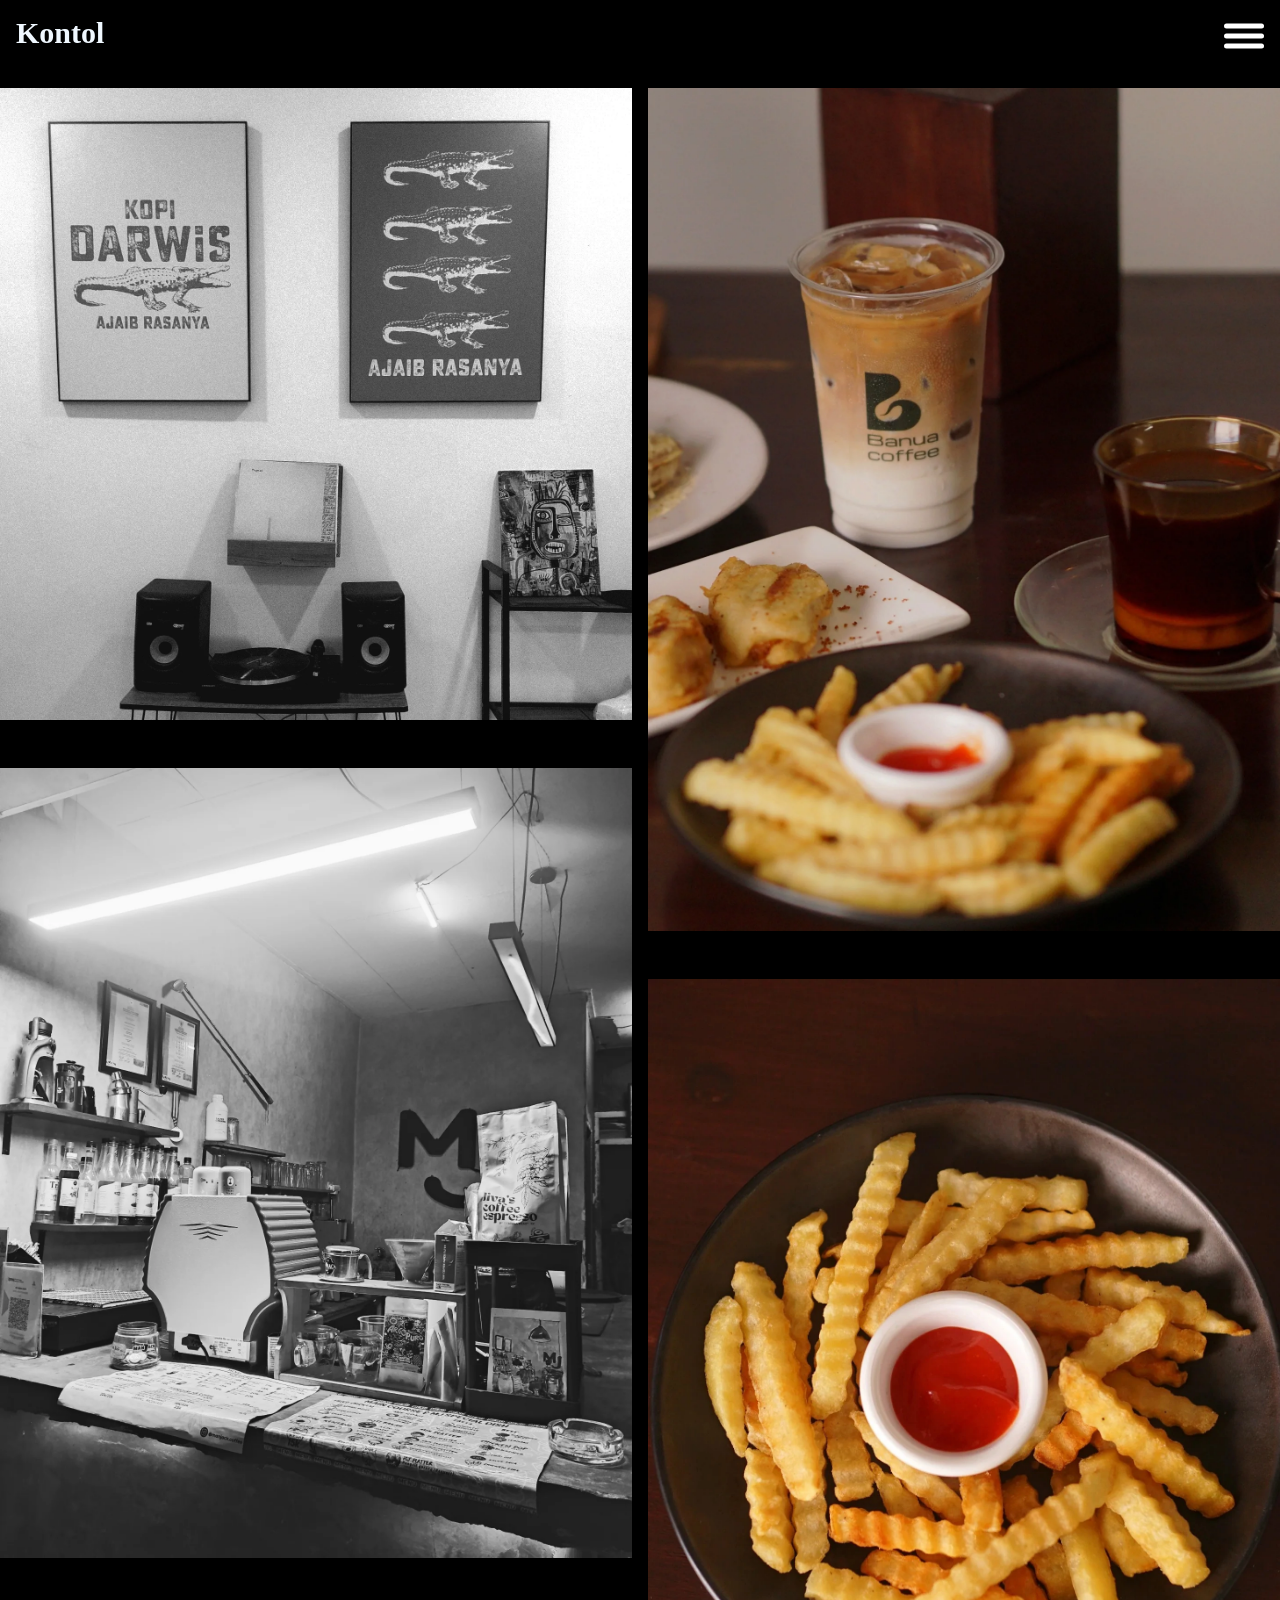
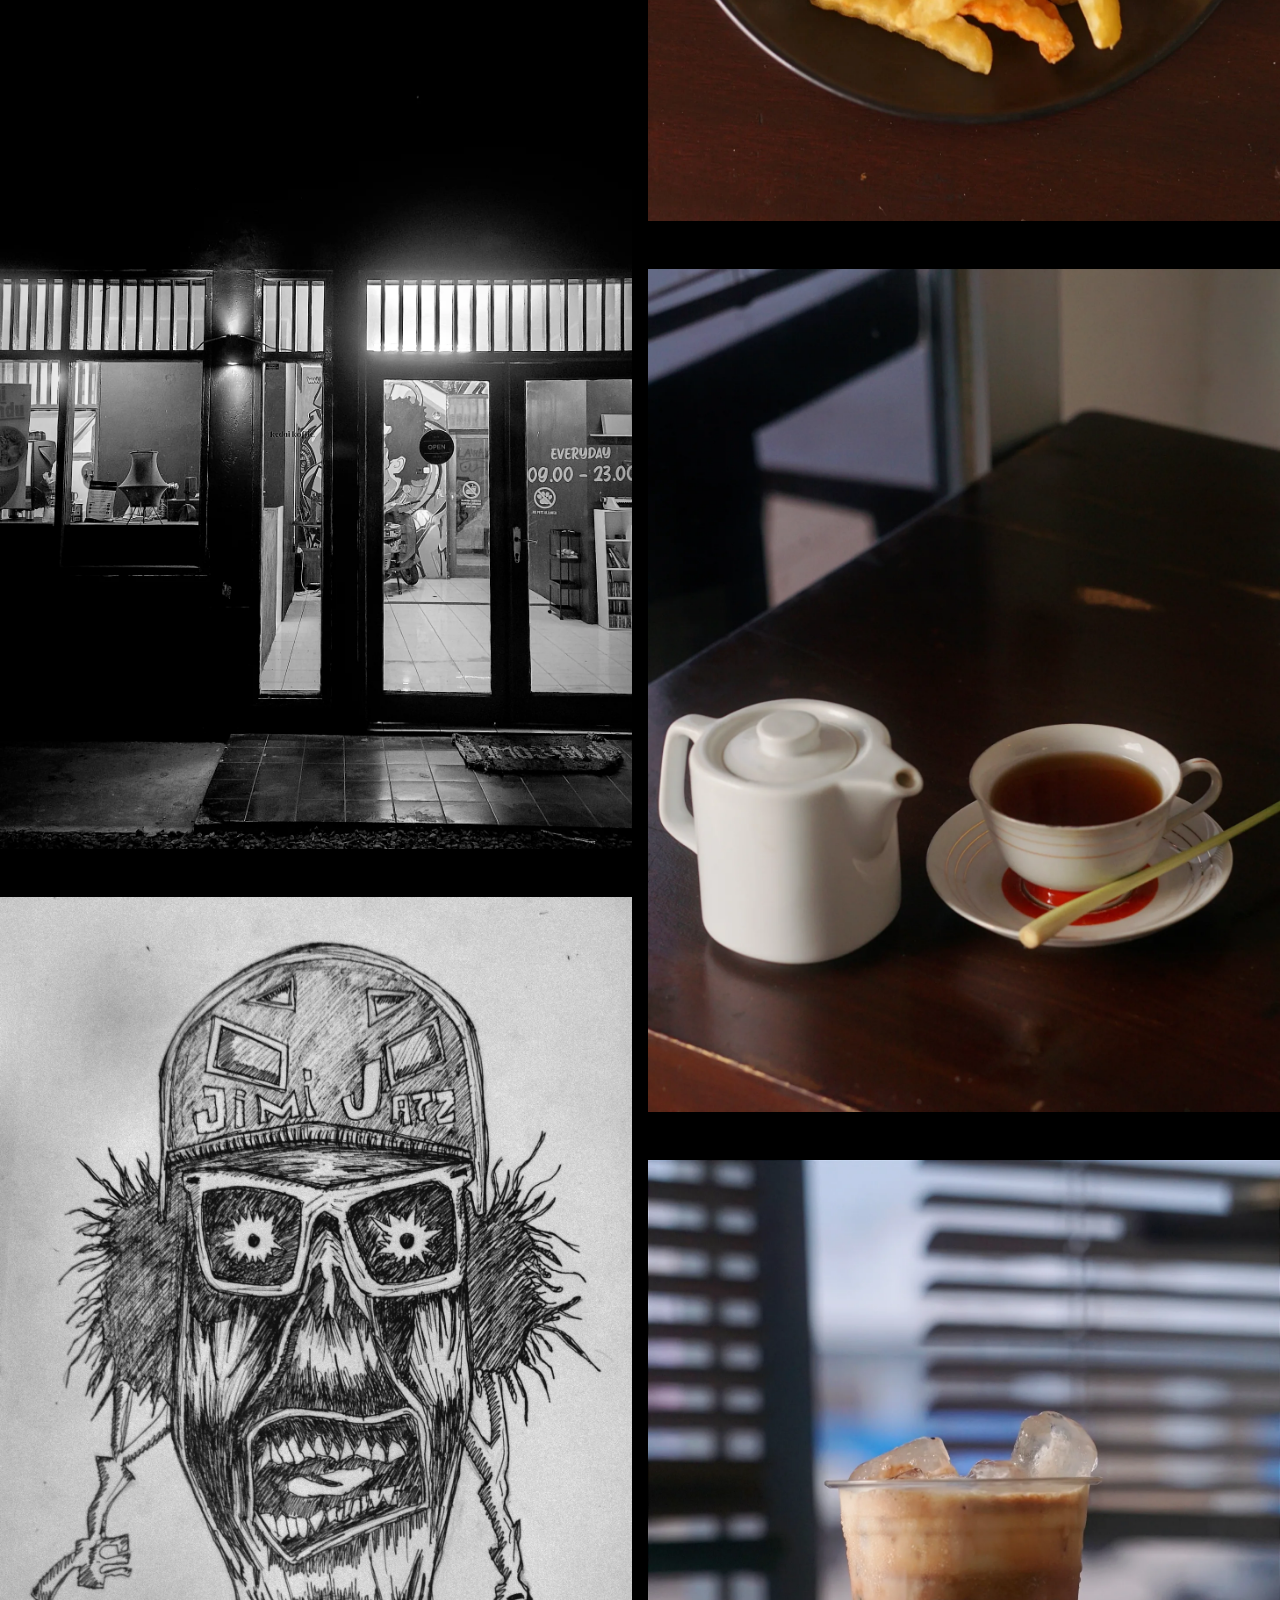
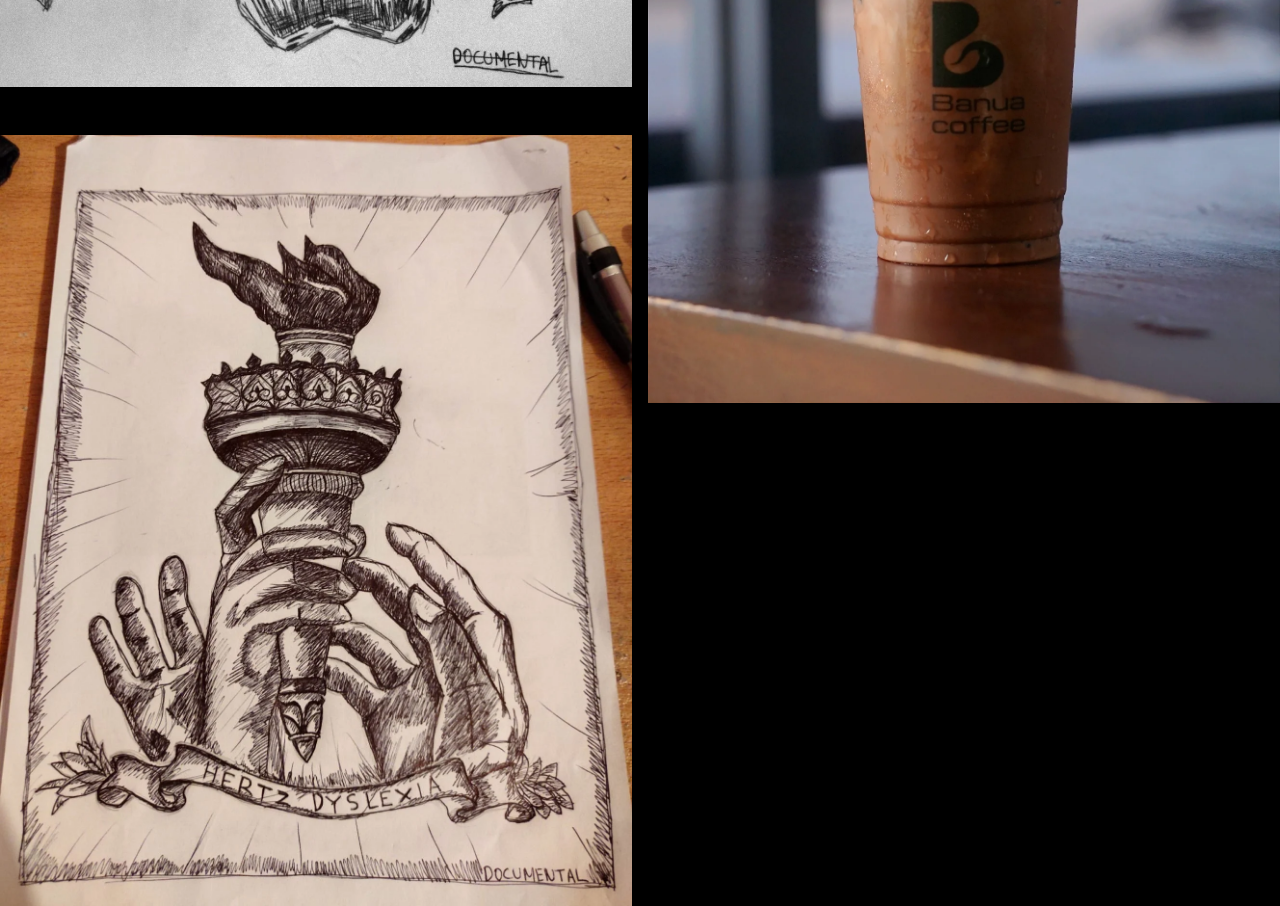
<file: index.html>
<!DOCTYPE html>
<html lang="en">
<head>
    <meta charset="UTF-8">
    <meta name="viewport" content="width=device-width, initial-scale=1.0">
    <title>Document</title>
    <link rel="stylesheet" href="style.css">
</head>
<body>

    <my-navbar></my-navbar>
    
    <div class="list">

        <img class="randomImage" data-collection="img_1" alt="coffee 1">
        <img class="randomImage" data-collection="img_2" alt="coffee 2">
        <img class="randomImage" data-collection="img_3" alt="...">
        <img class="randomImage" data-collection="img_4" alt="...">
        <img class="randomImage" data-collection="img_5" alt="...">
        <img class="randomImage" data-collection="img_6" alt="...">
        <img class="randomImage" data-collection="img_7" alt="...">
        <img class="randomImage" data-collection="img_8" alt="...">
        <img class="randomImage" data-collection="img_9" alt="...">


    </div>
</body>
<script src="navbar.js"> </script>
<script src="script.js"> </script>
</html>
</file>
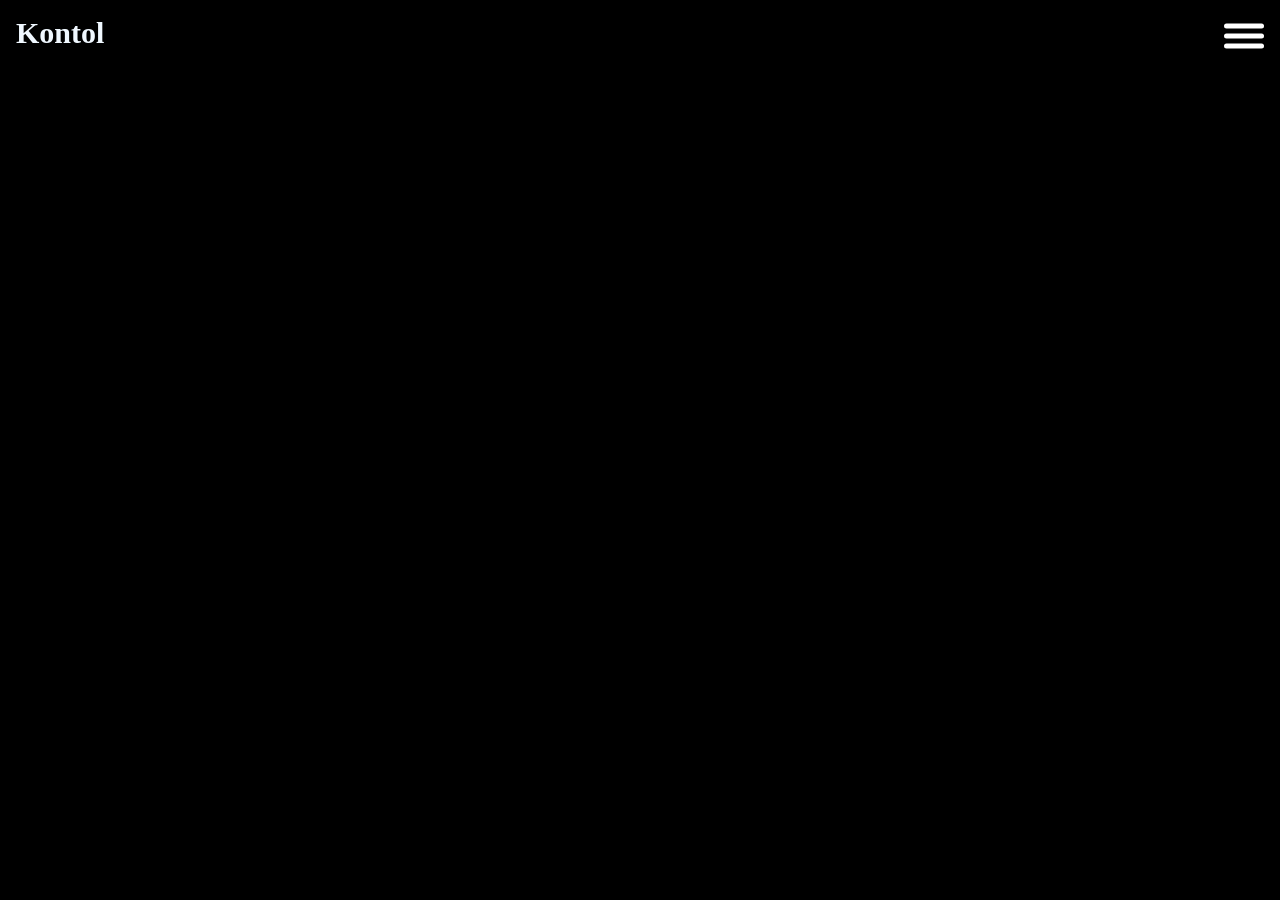
<file: baseGate.html>
<!DOCTYPE html>
<html lang="en">
<head>
    <meta charset="UTF-8">
    <meta name="viewport" content="width=device-width, initial-scale=1.0">
    <title>Document</title>
    <link rel="stylesheet" href="style.css">
</head>
<body>
    <my-navbar></my-navbar>
    
</body>
<script src="script.js"></script>
<script src="navbar.js"></script>
</html>
</file>
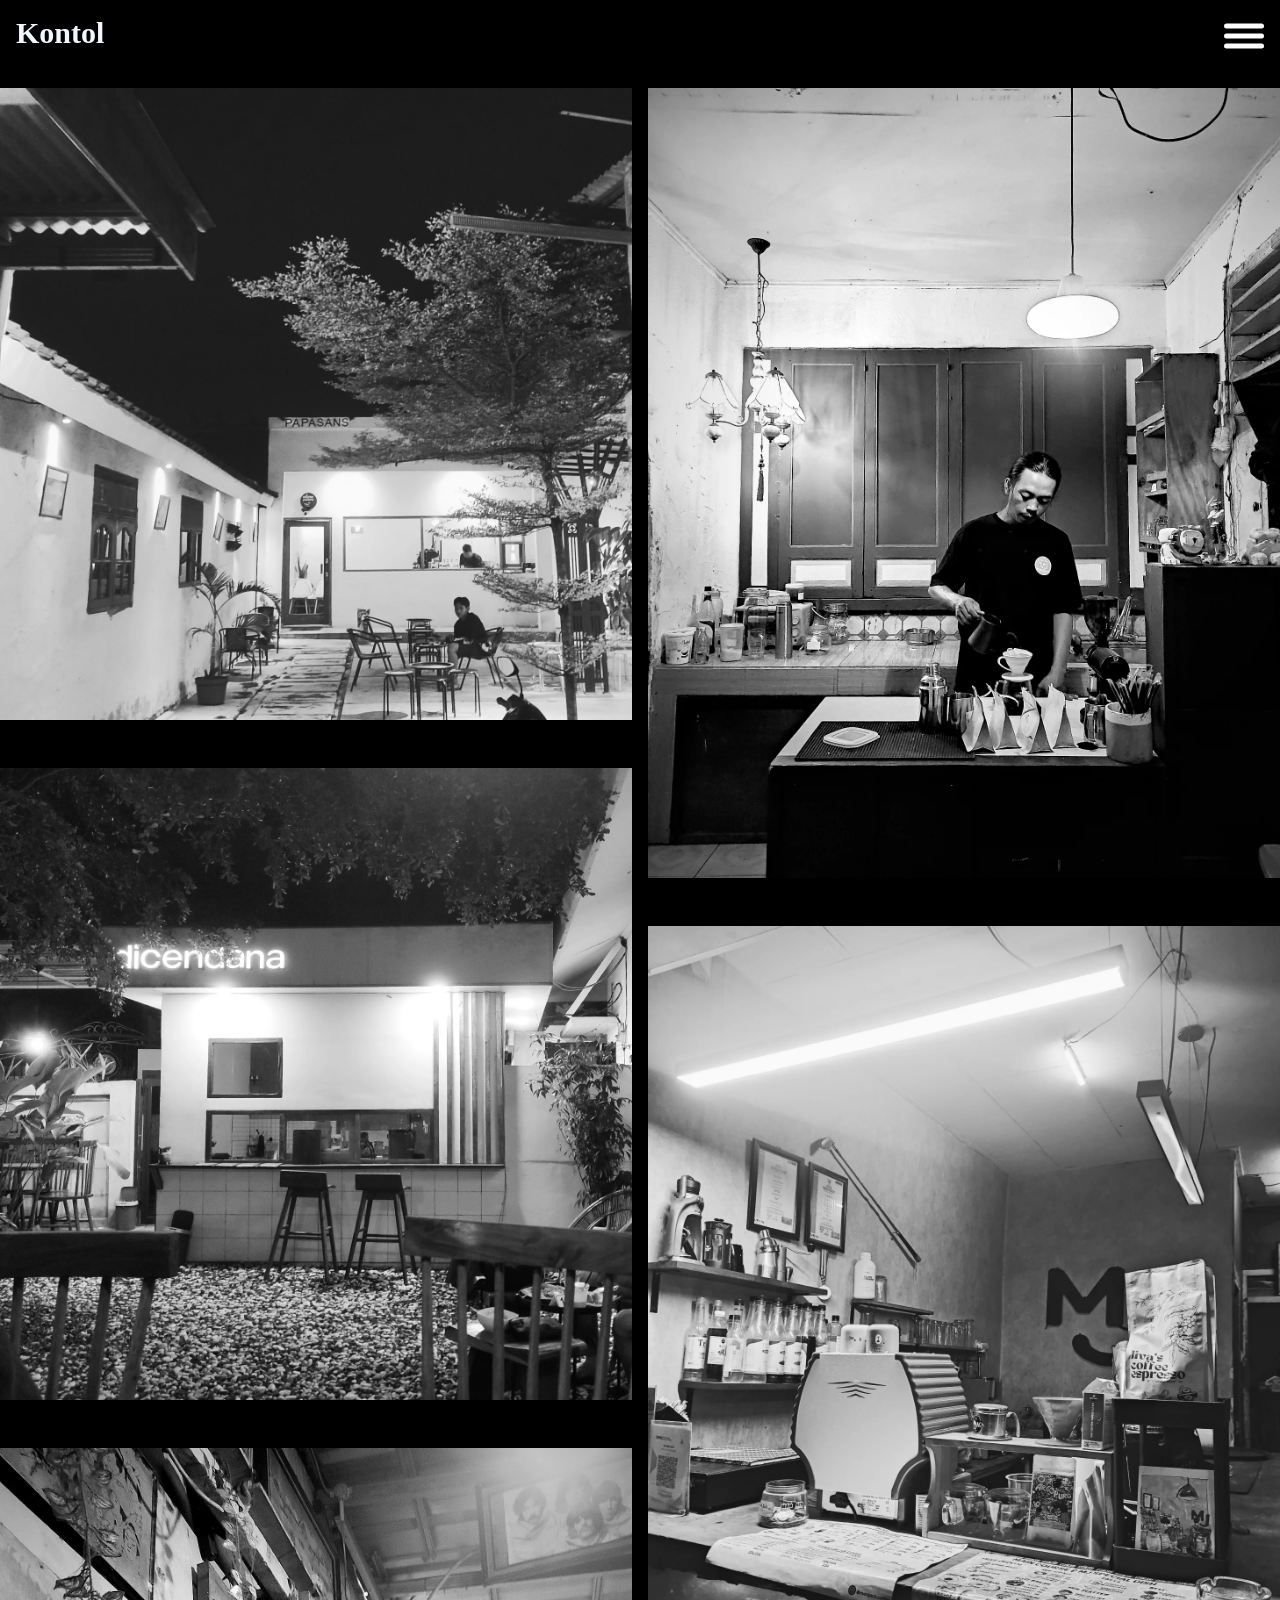
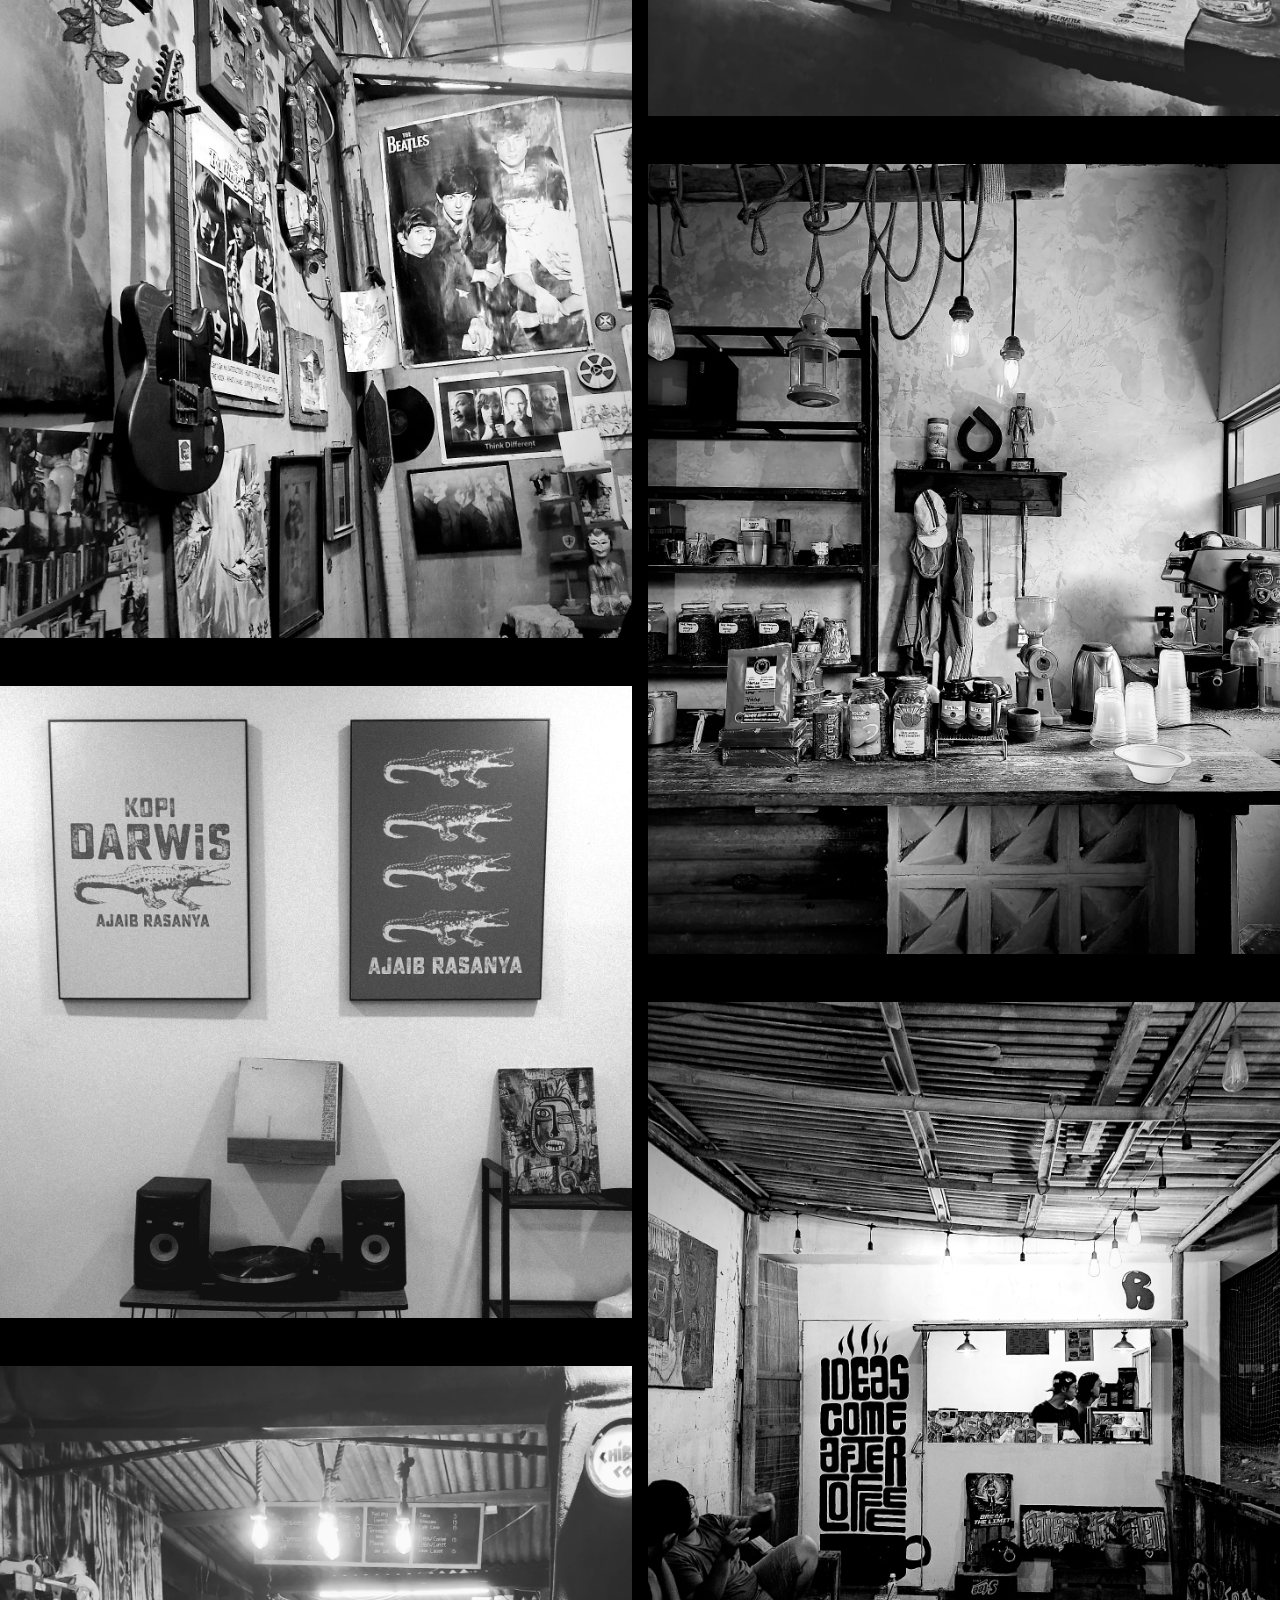
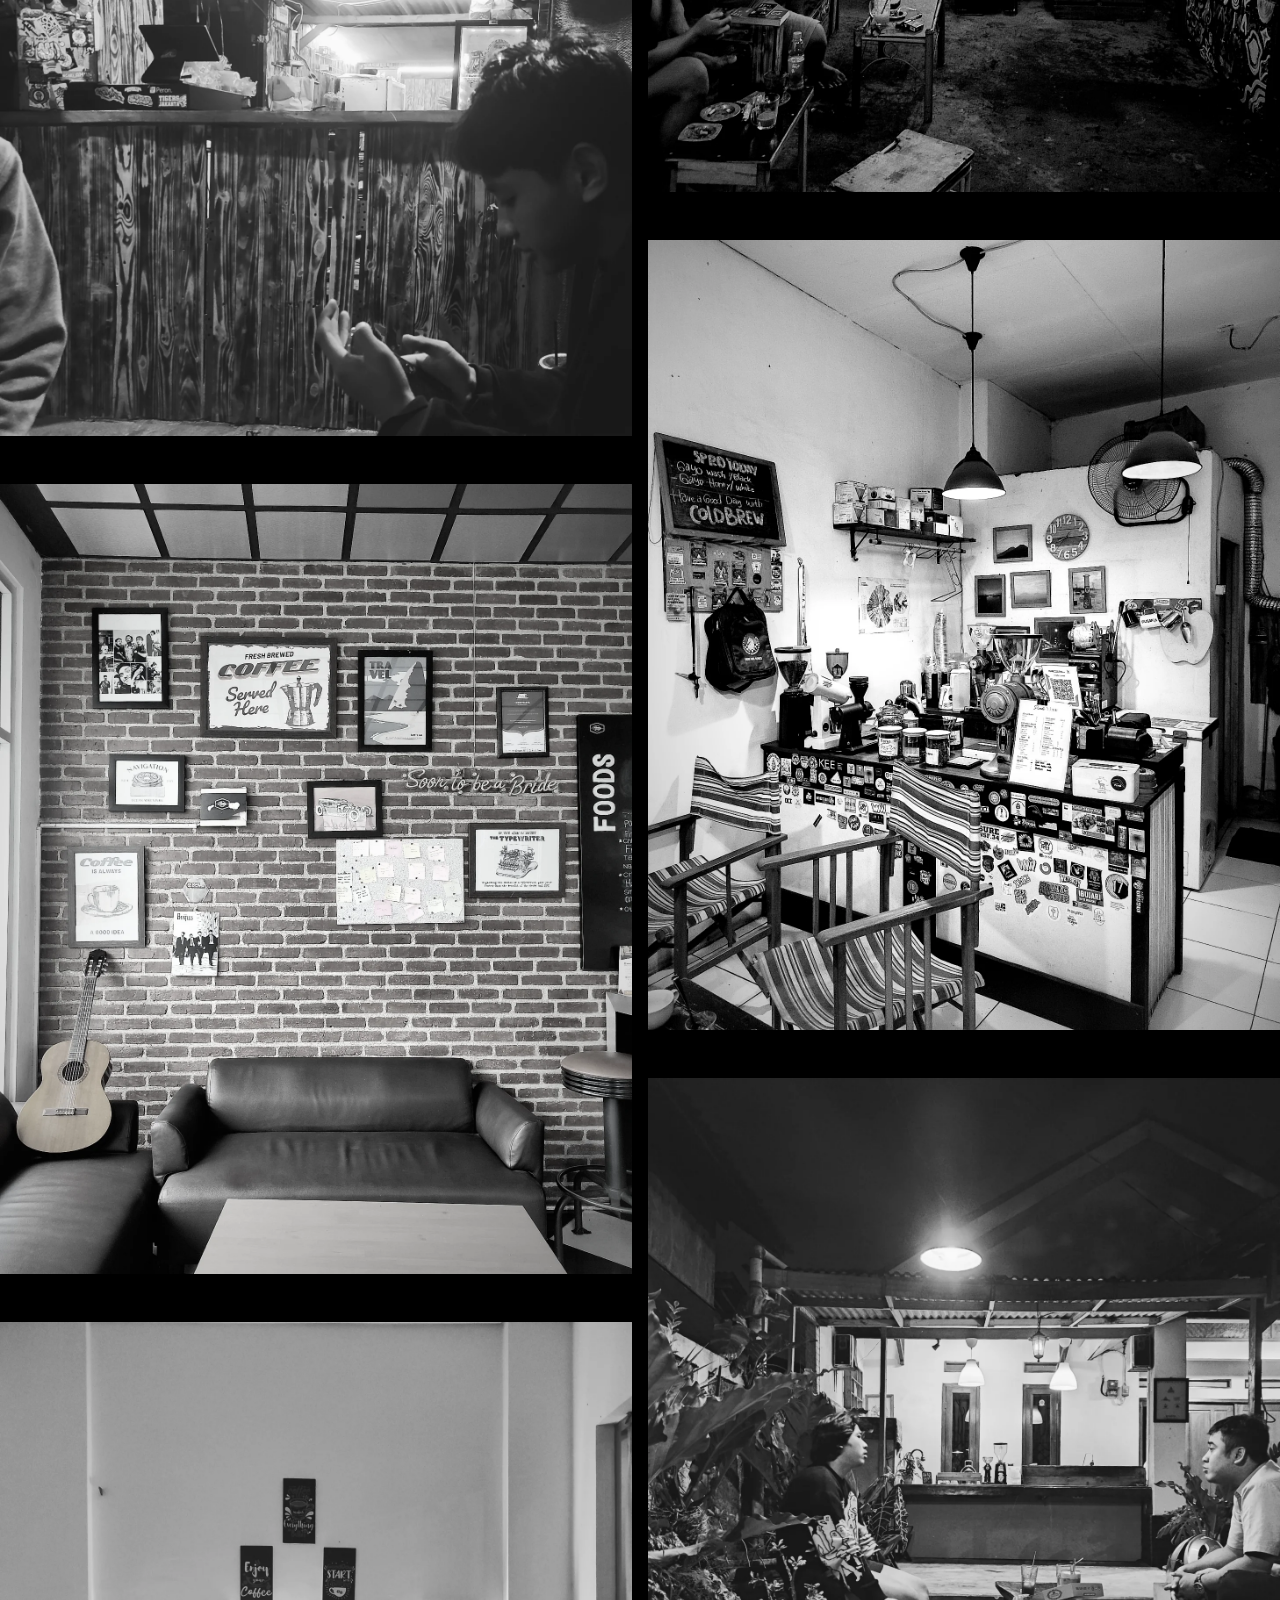
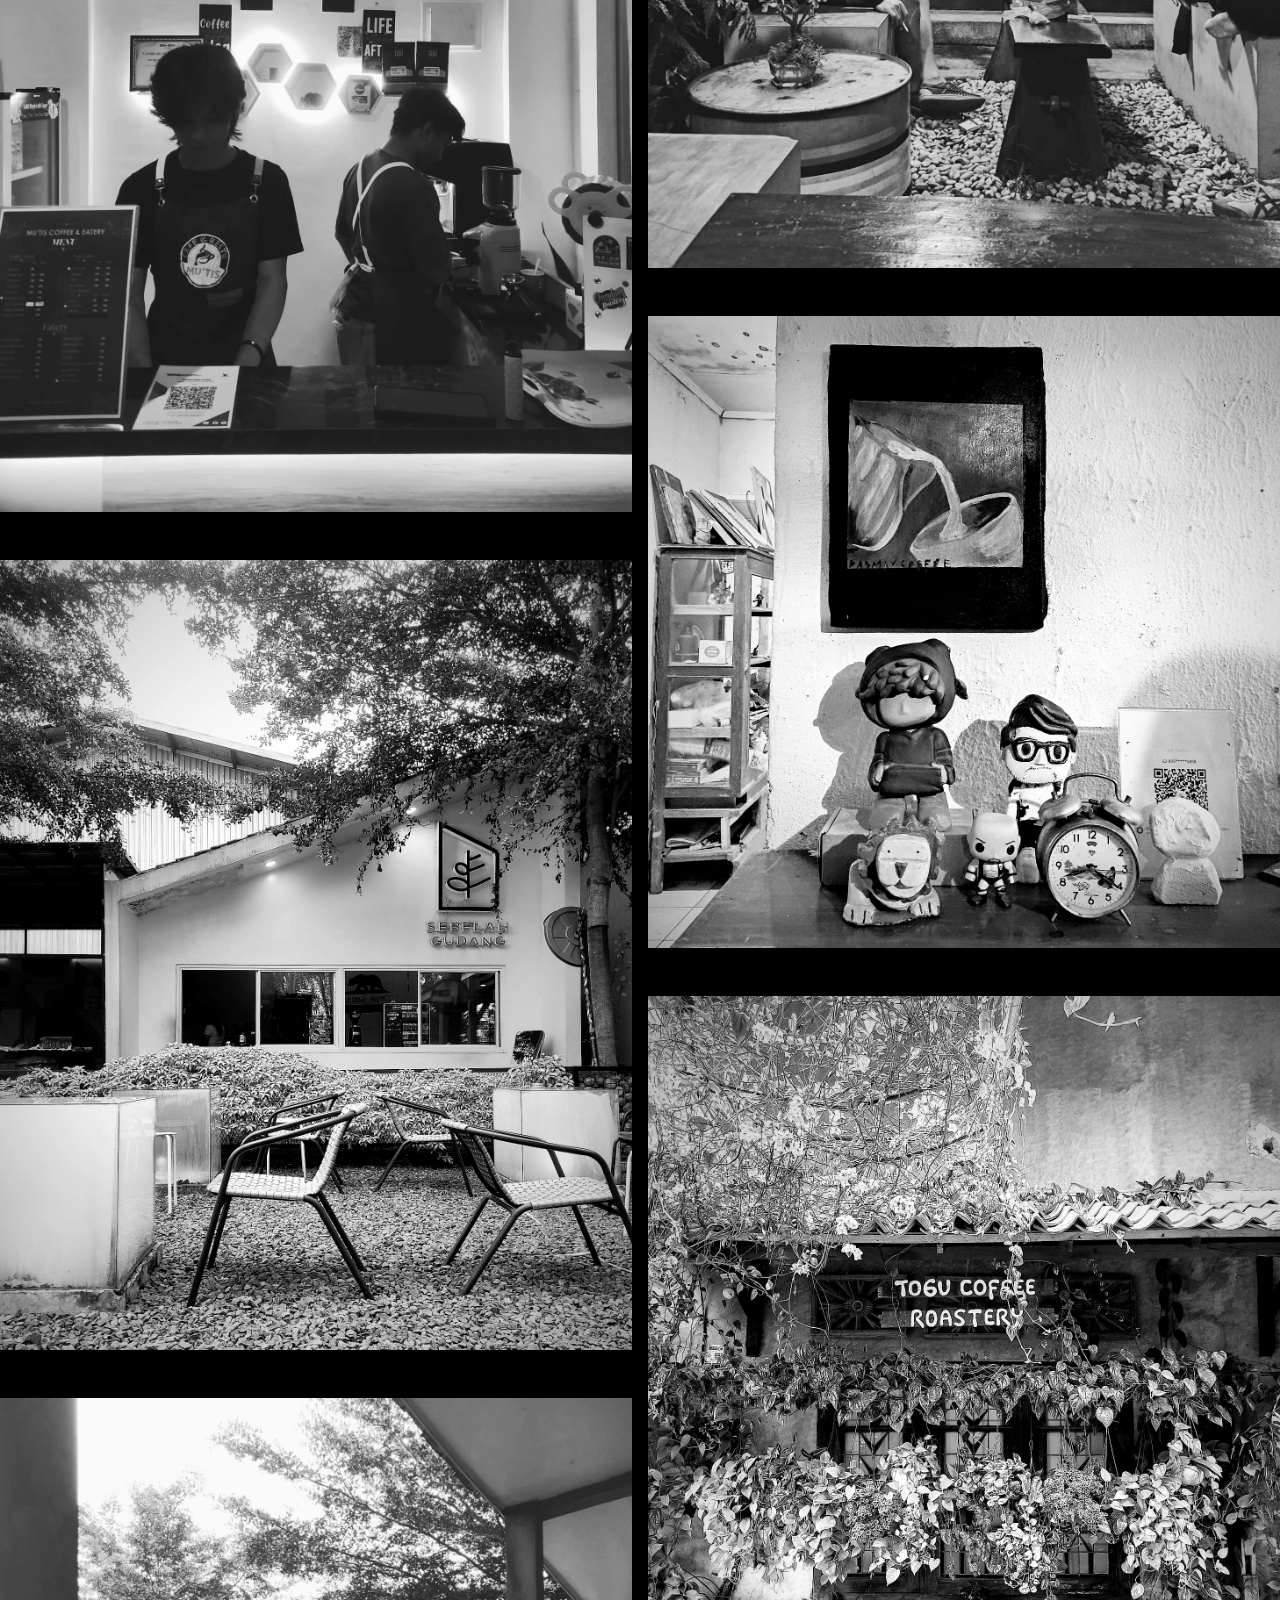
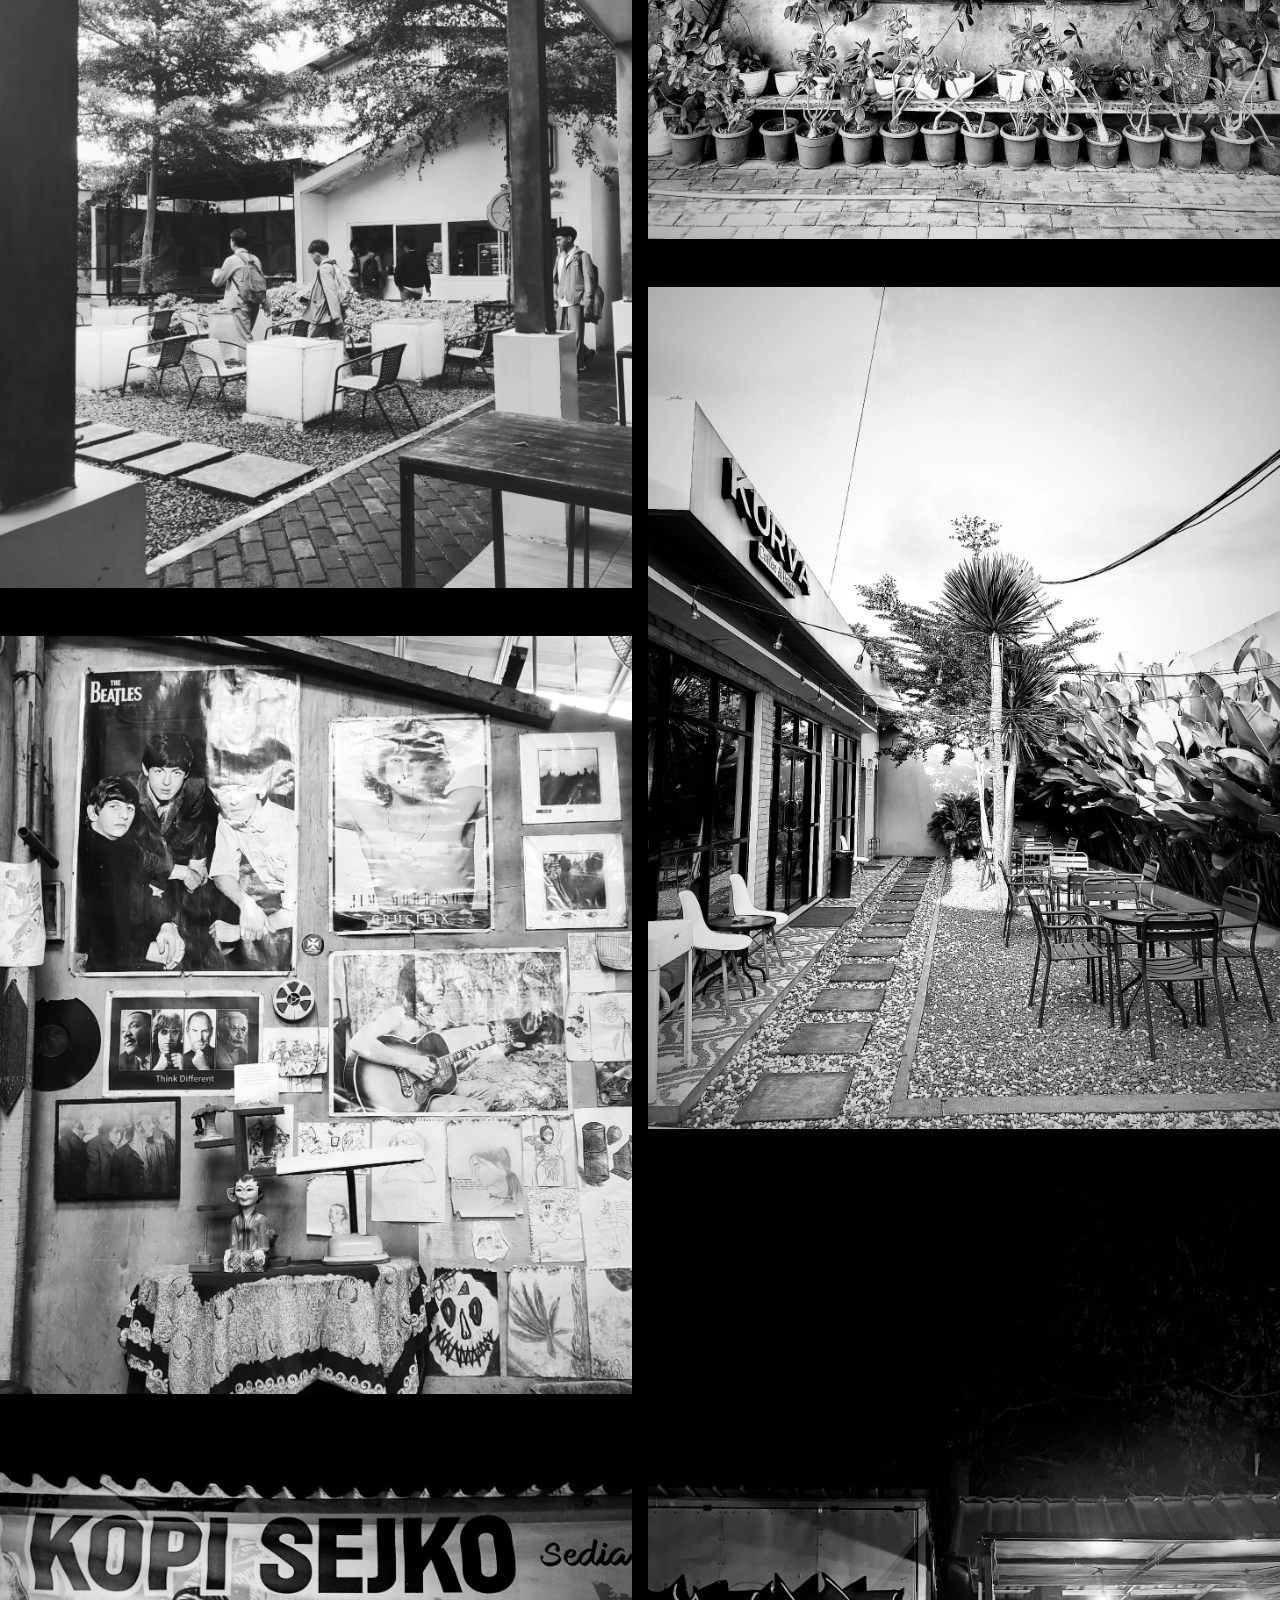
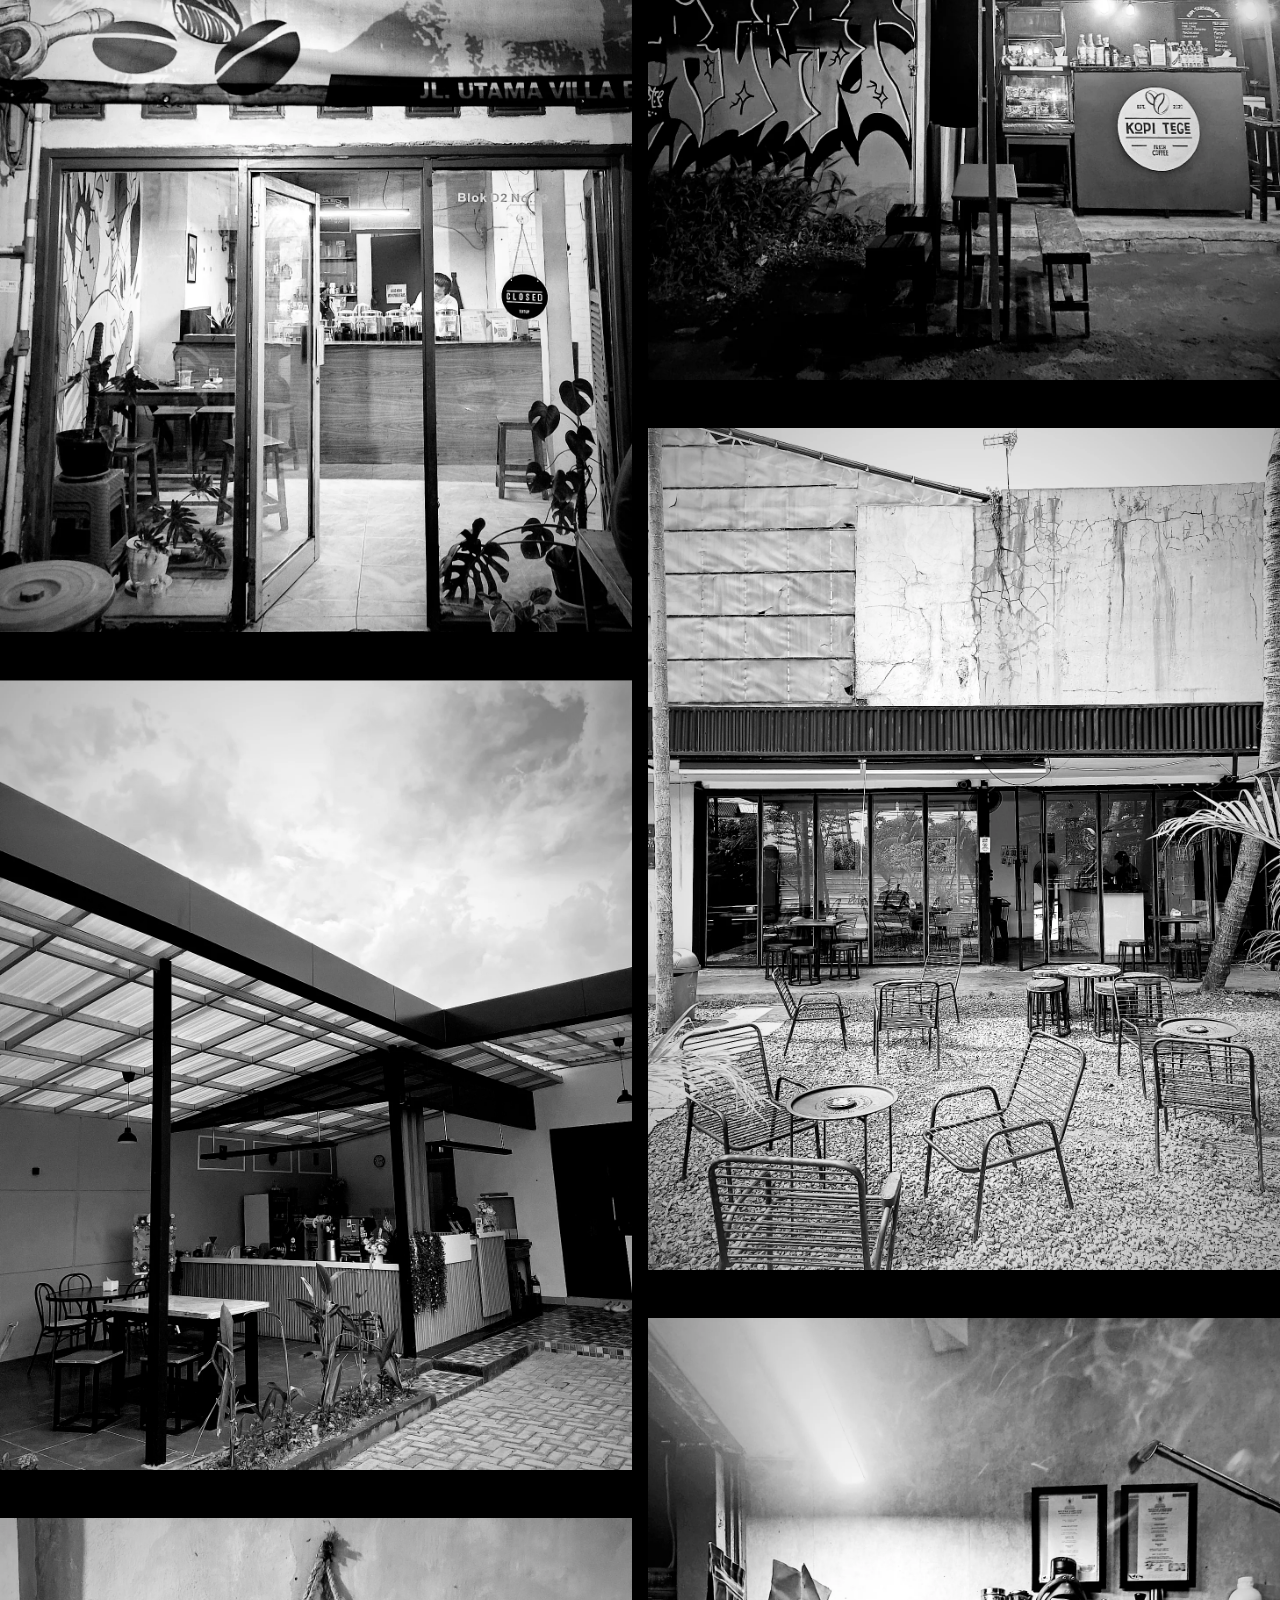
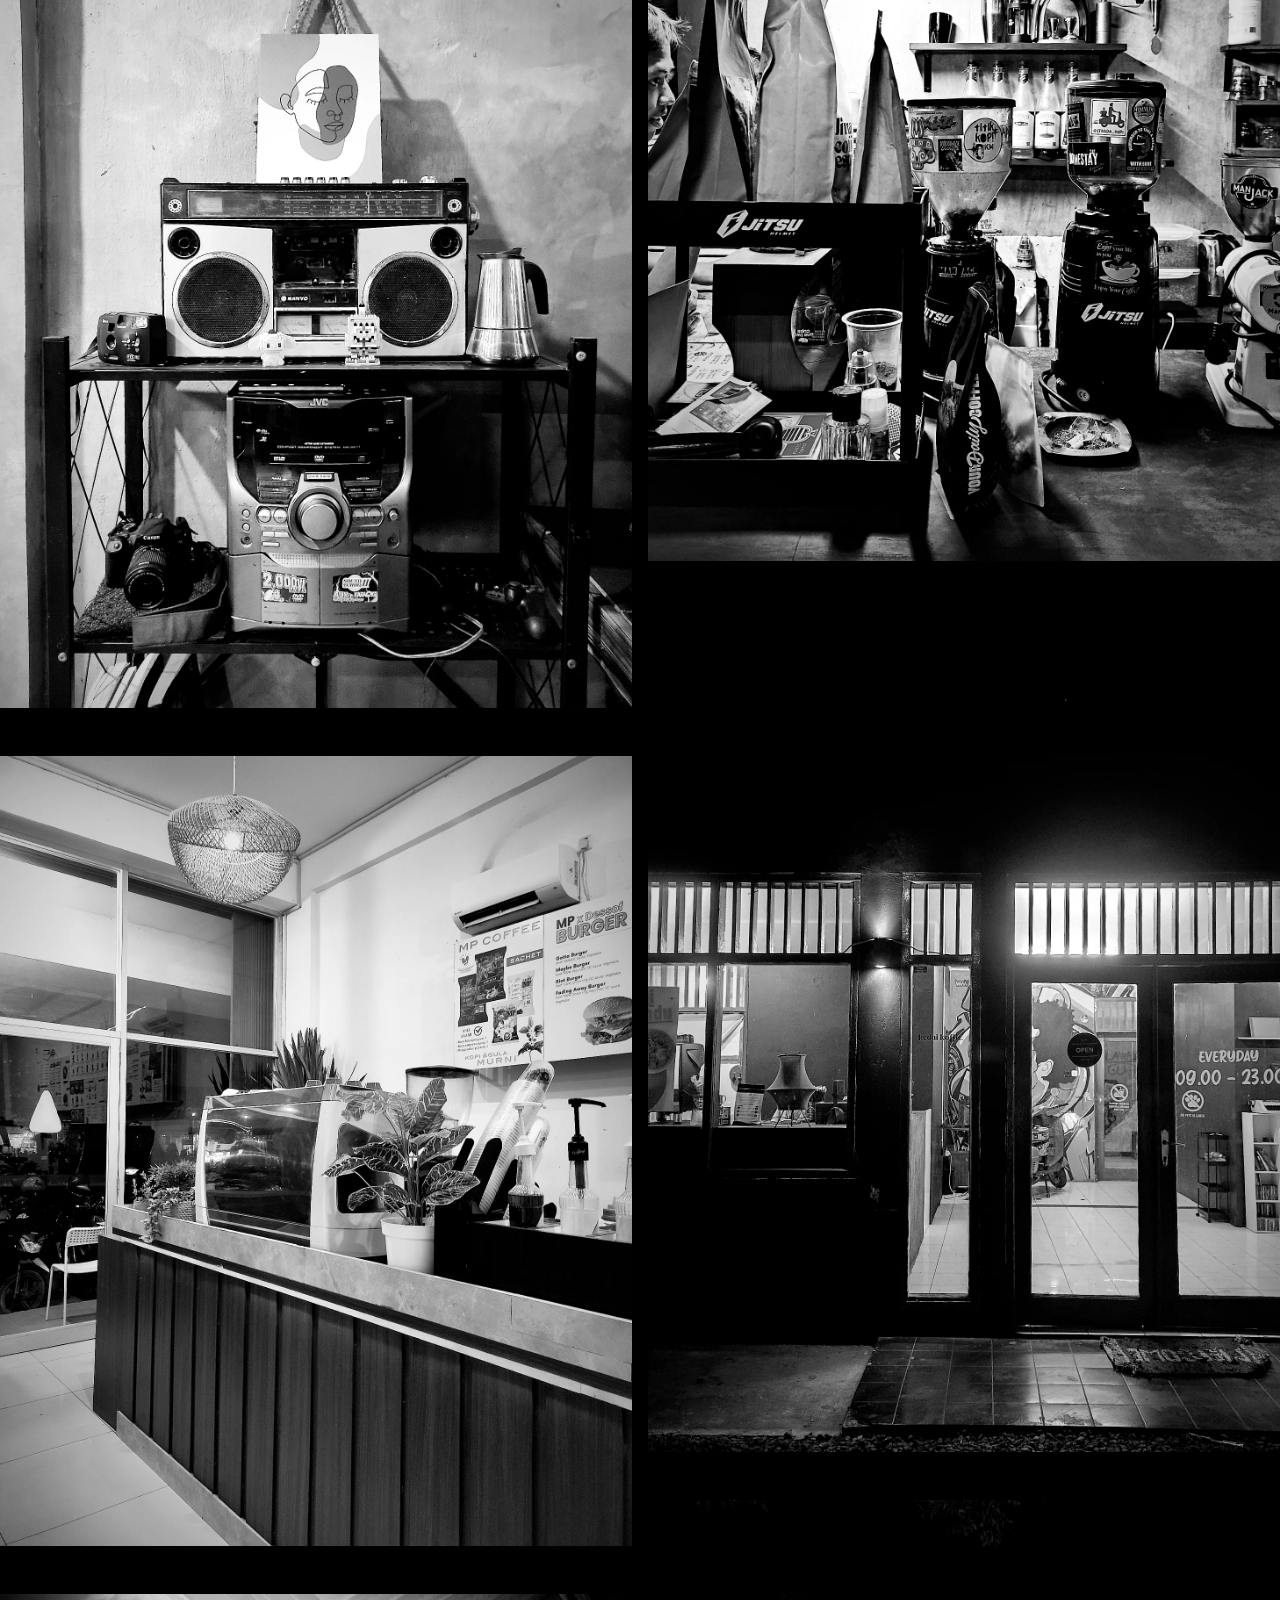
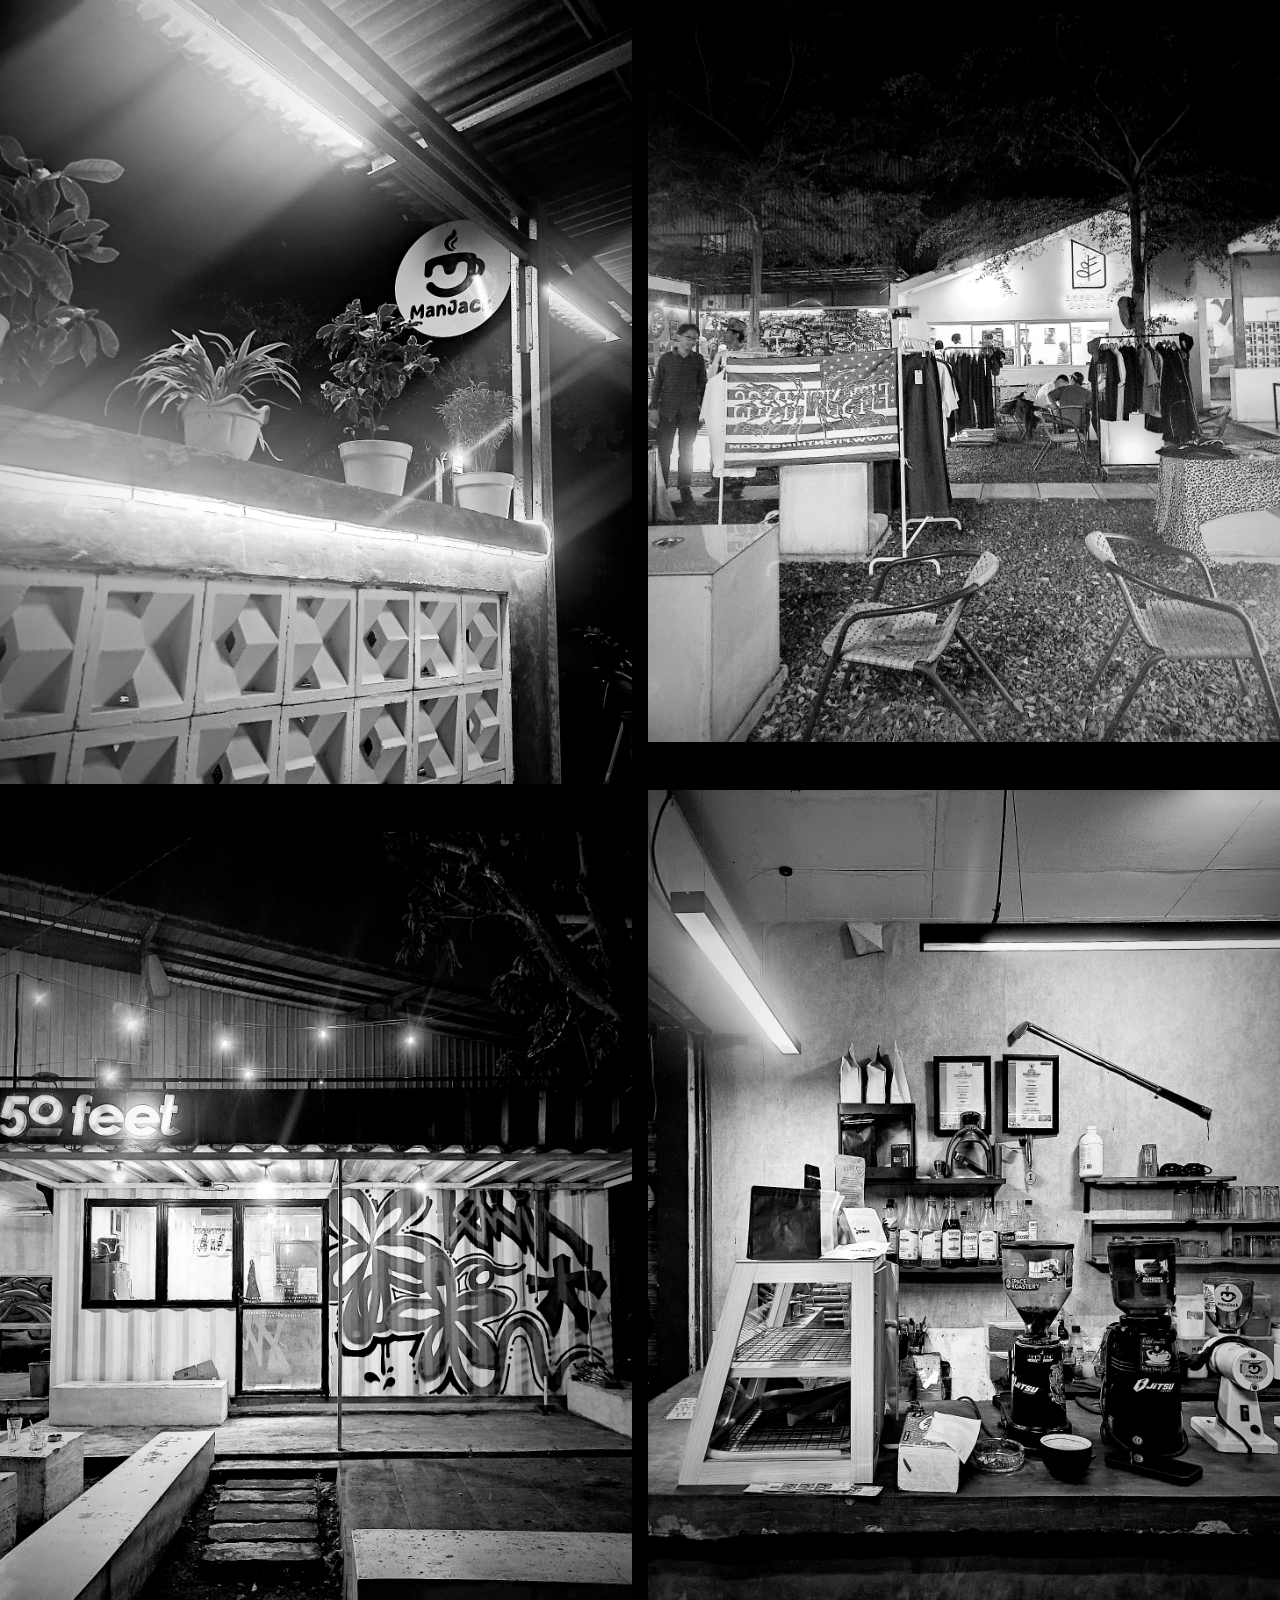
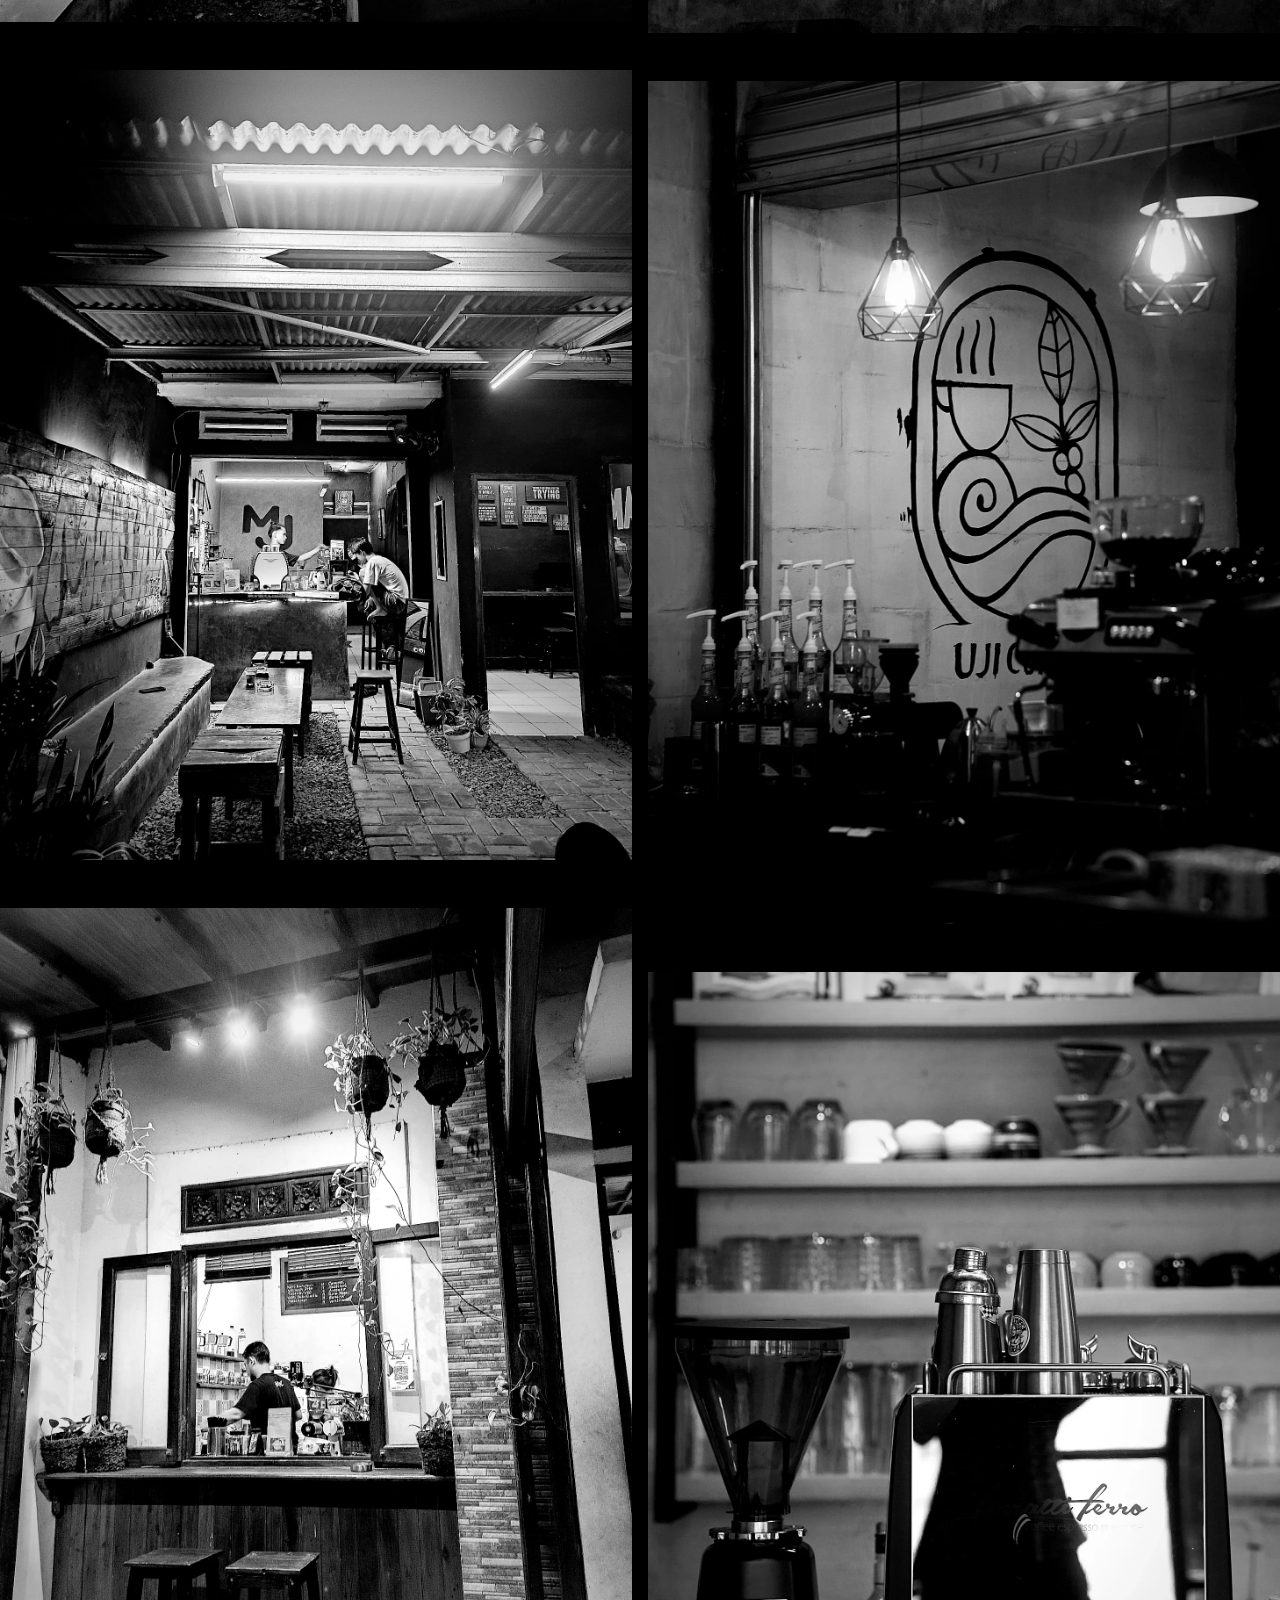
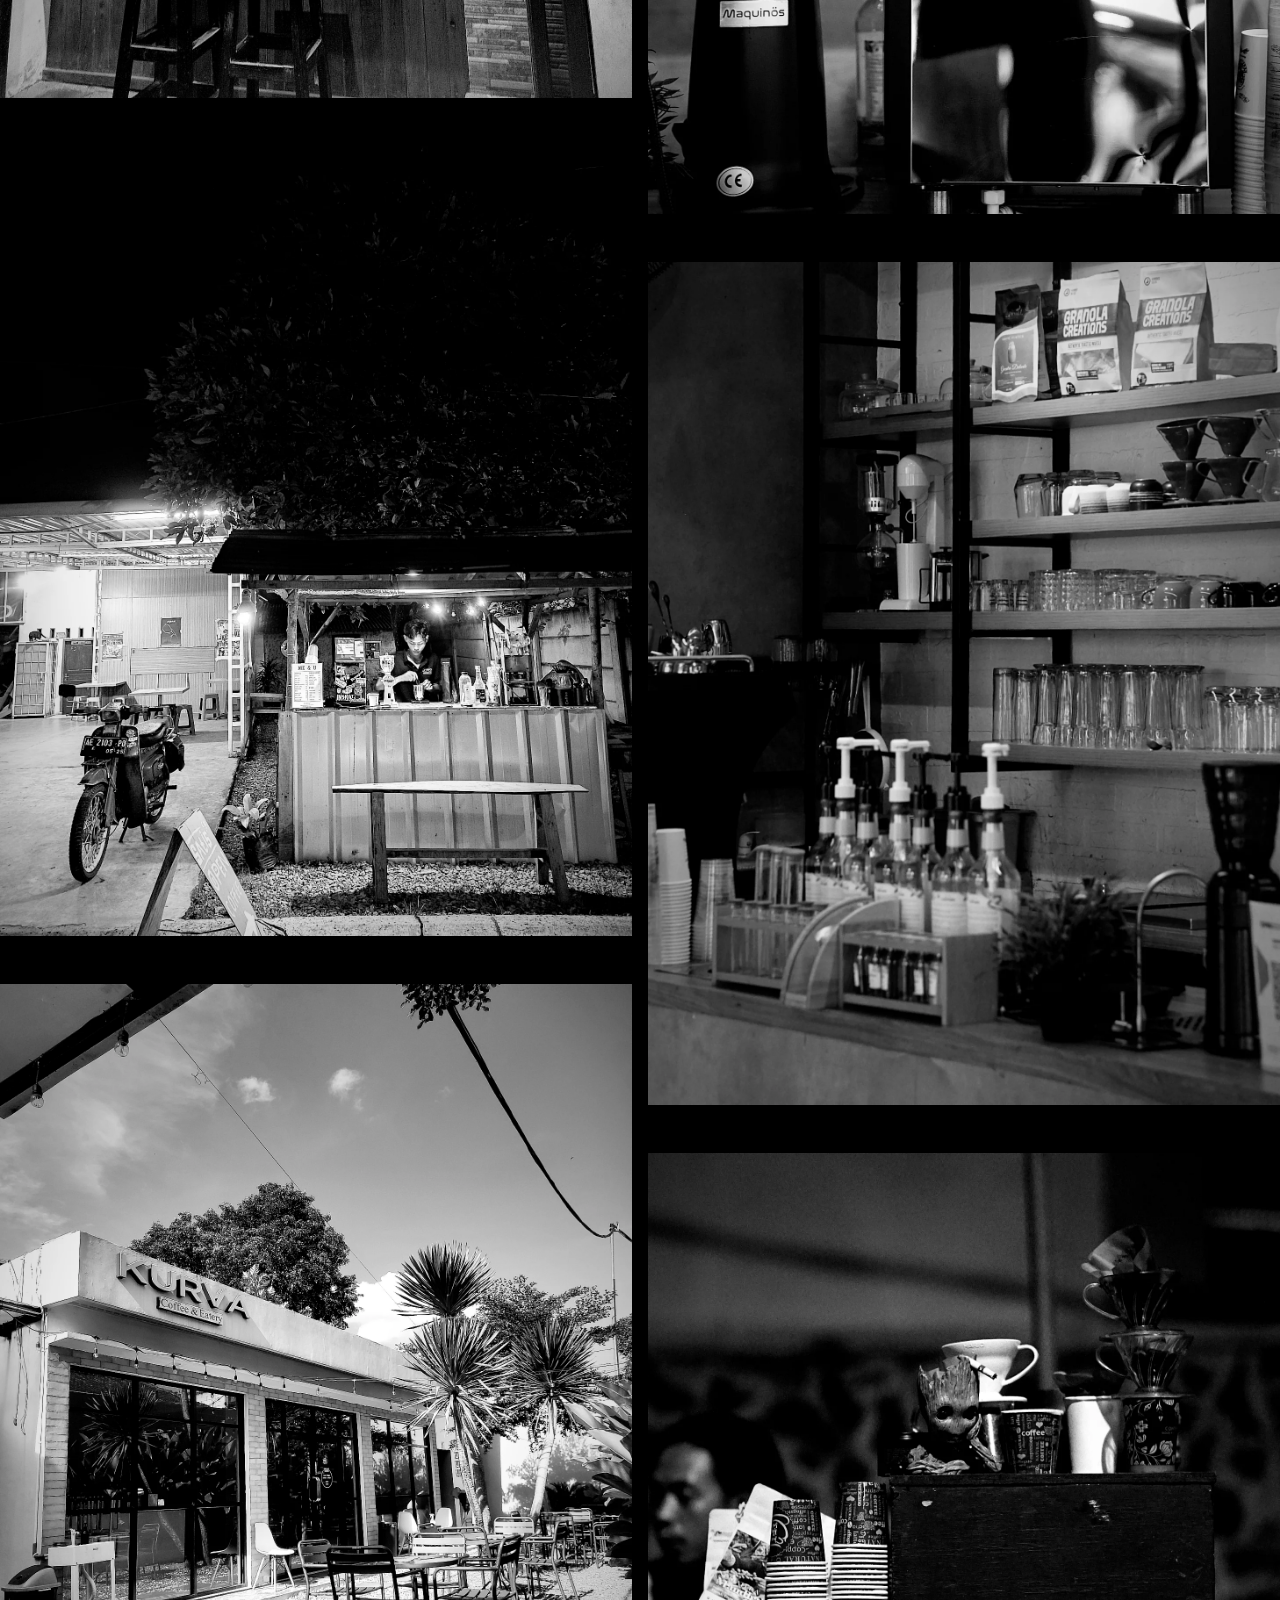
<file: gate1.html>
<!DOCTYPE html>
<html lang="en">
<head>
    <meta charset="UTF-8">
    <meta name="viewport" content="width=device-width, initial-scale=1.0">
    <title>Document</title>
    <link rel="stylesheet" href="style.css">
</head>
<body>
    <my-navbar></my-navbar>

    <div class="list" id="image_list_coffe"></div>
</body>
<script src="navbar.js"></script>
<script src="script.js"></script>
</html>
</file>
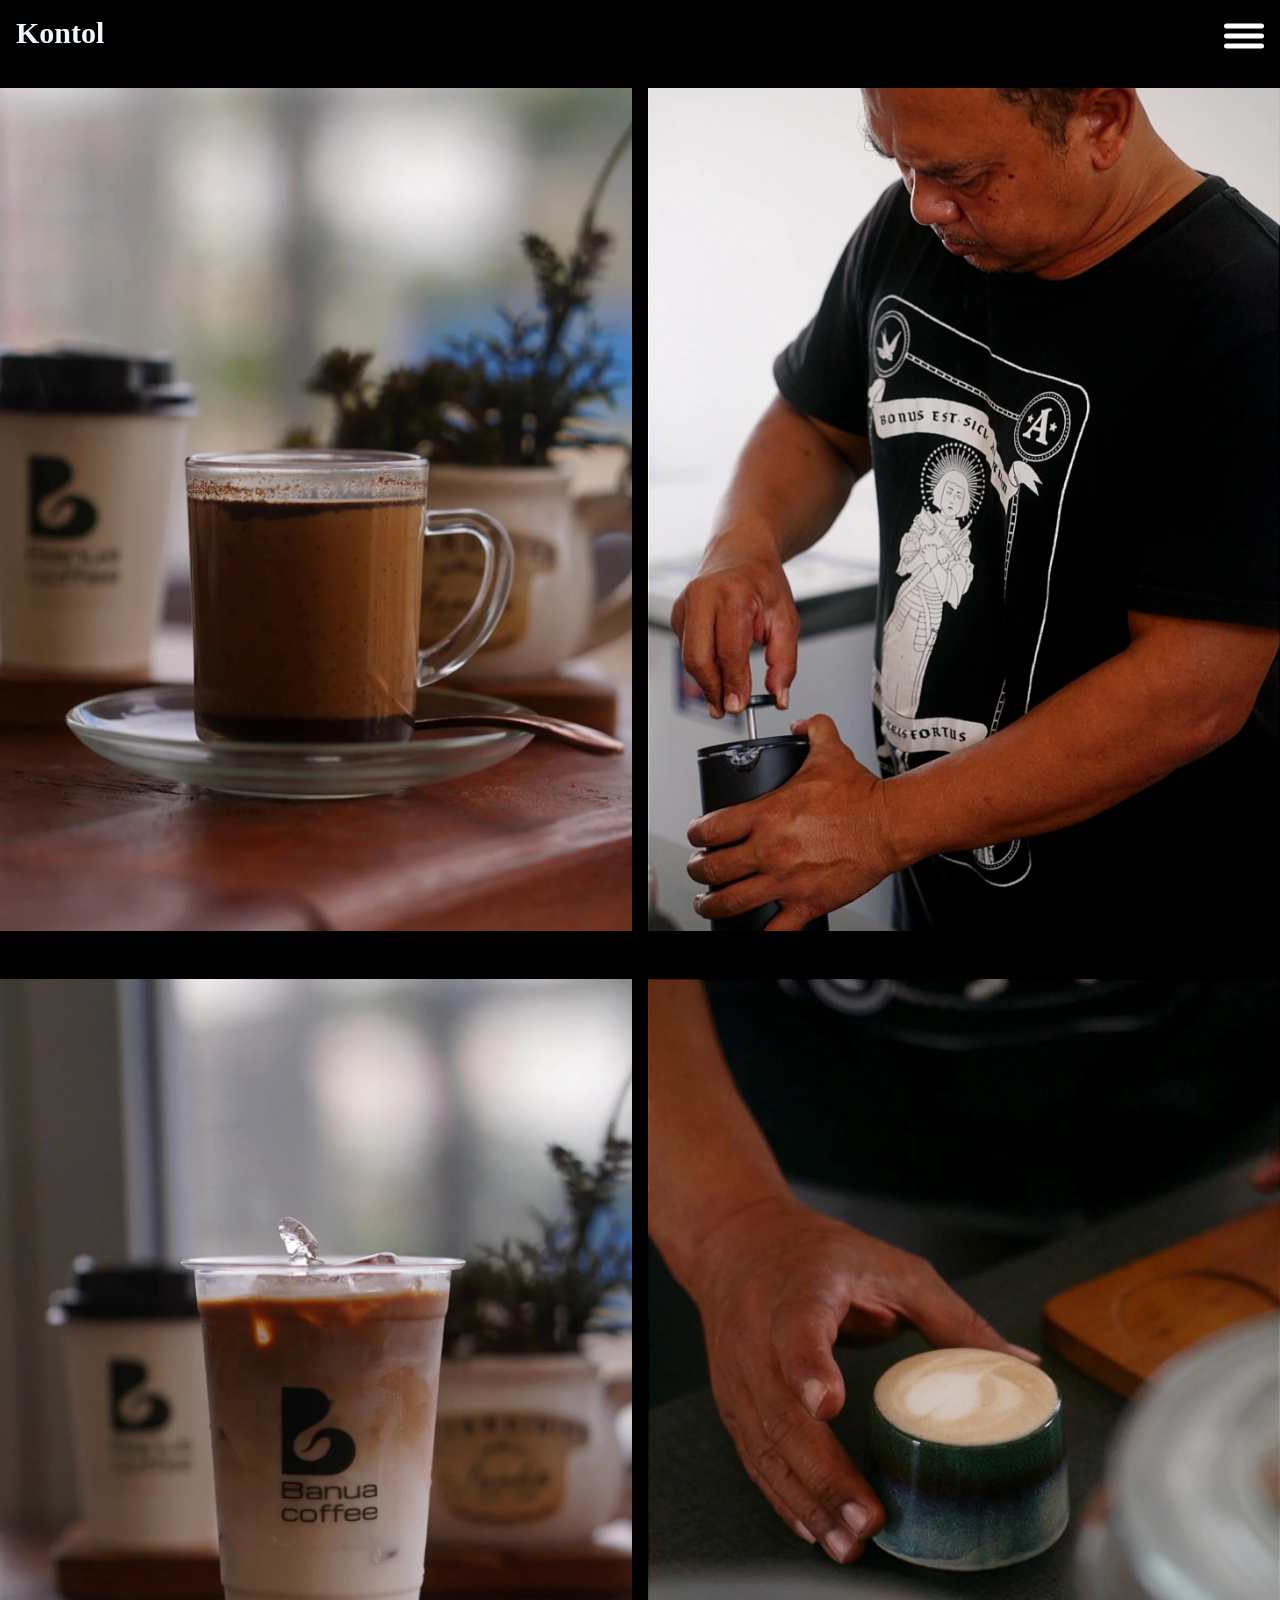
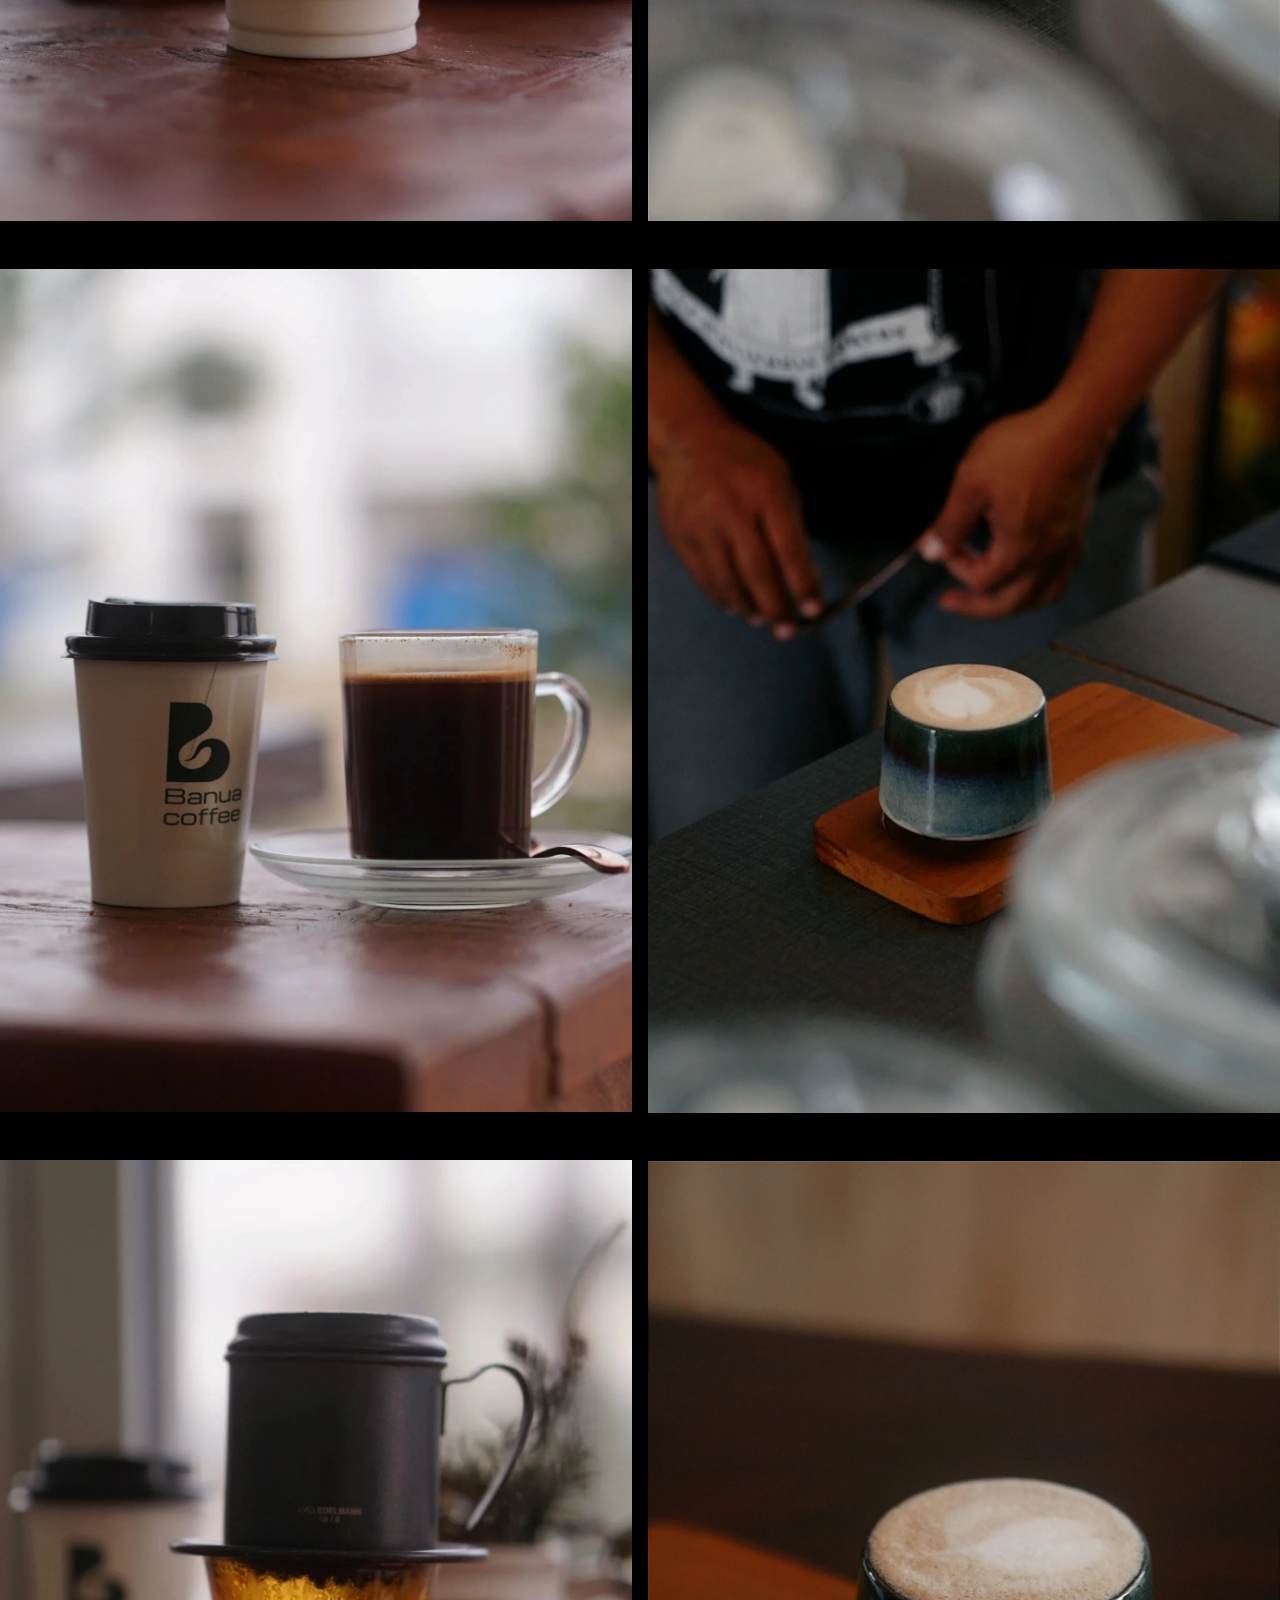
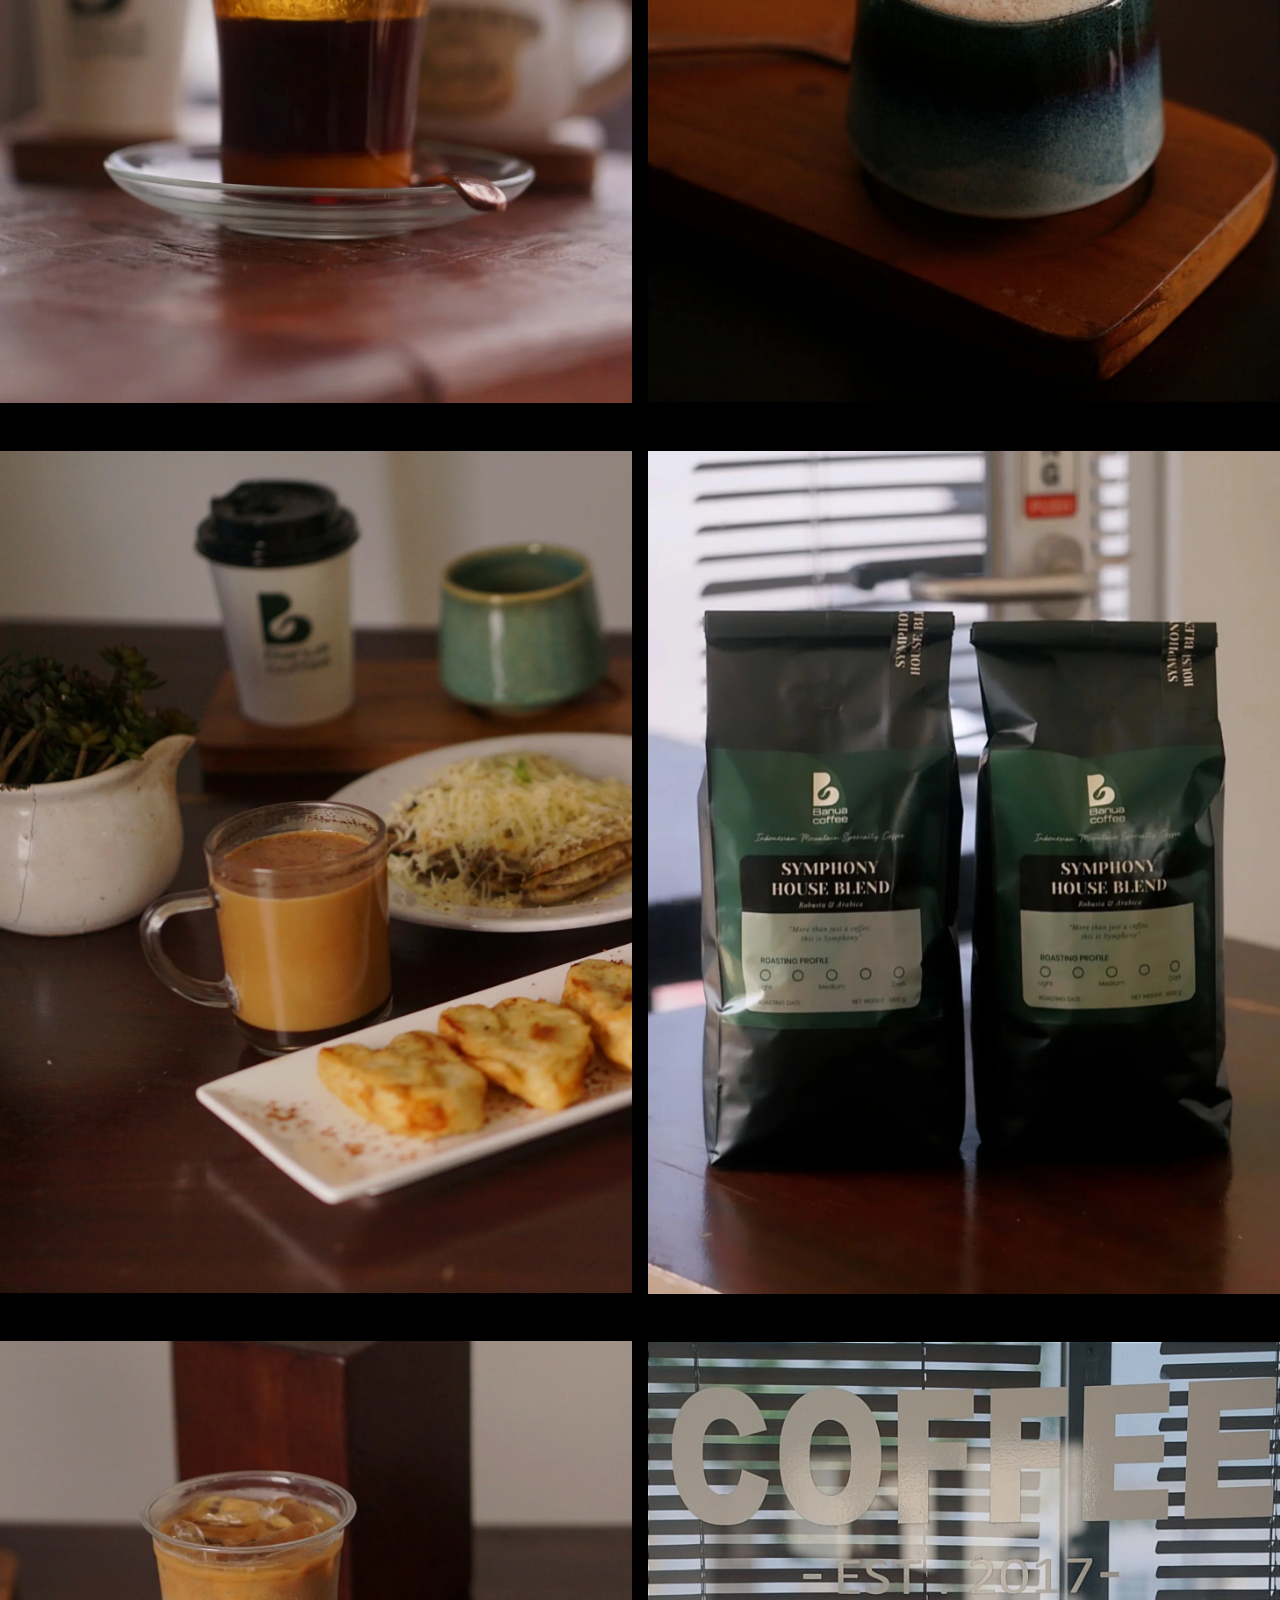
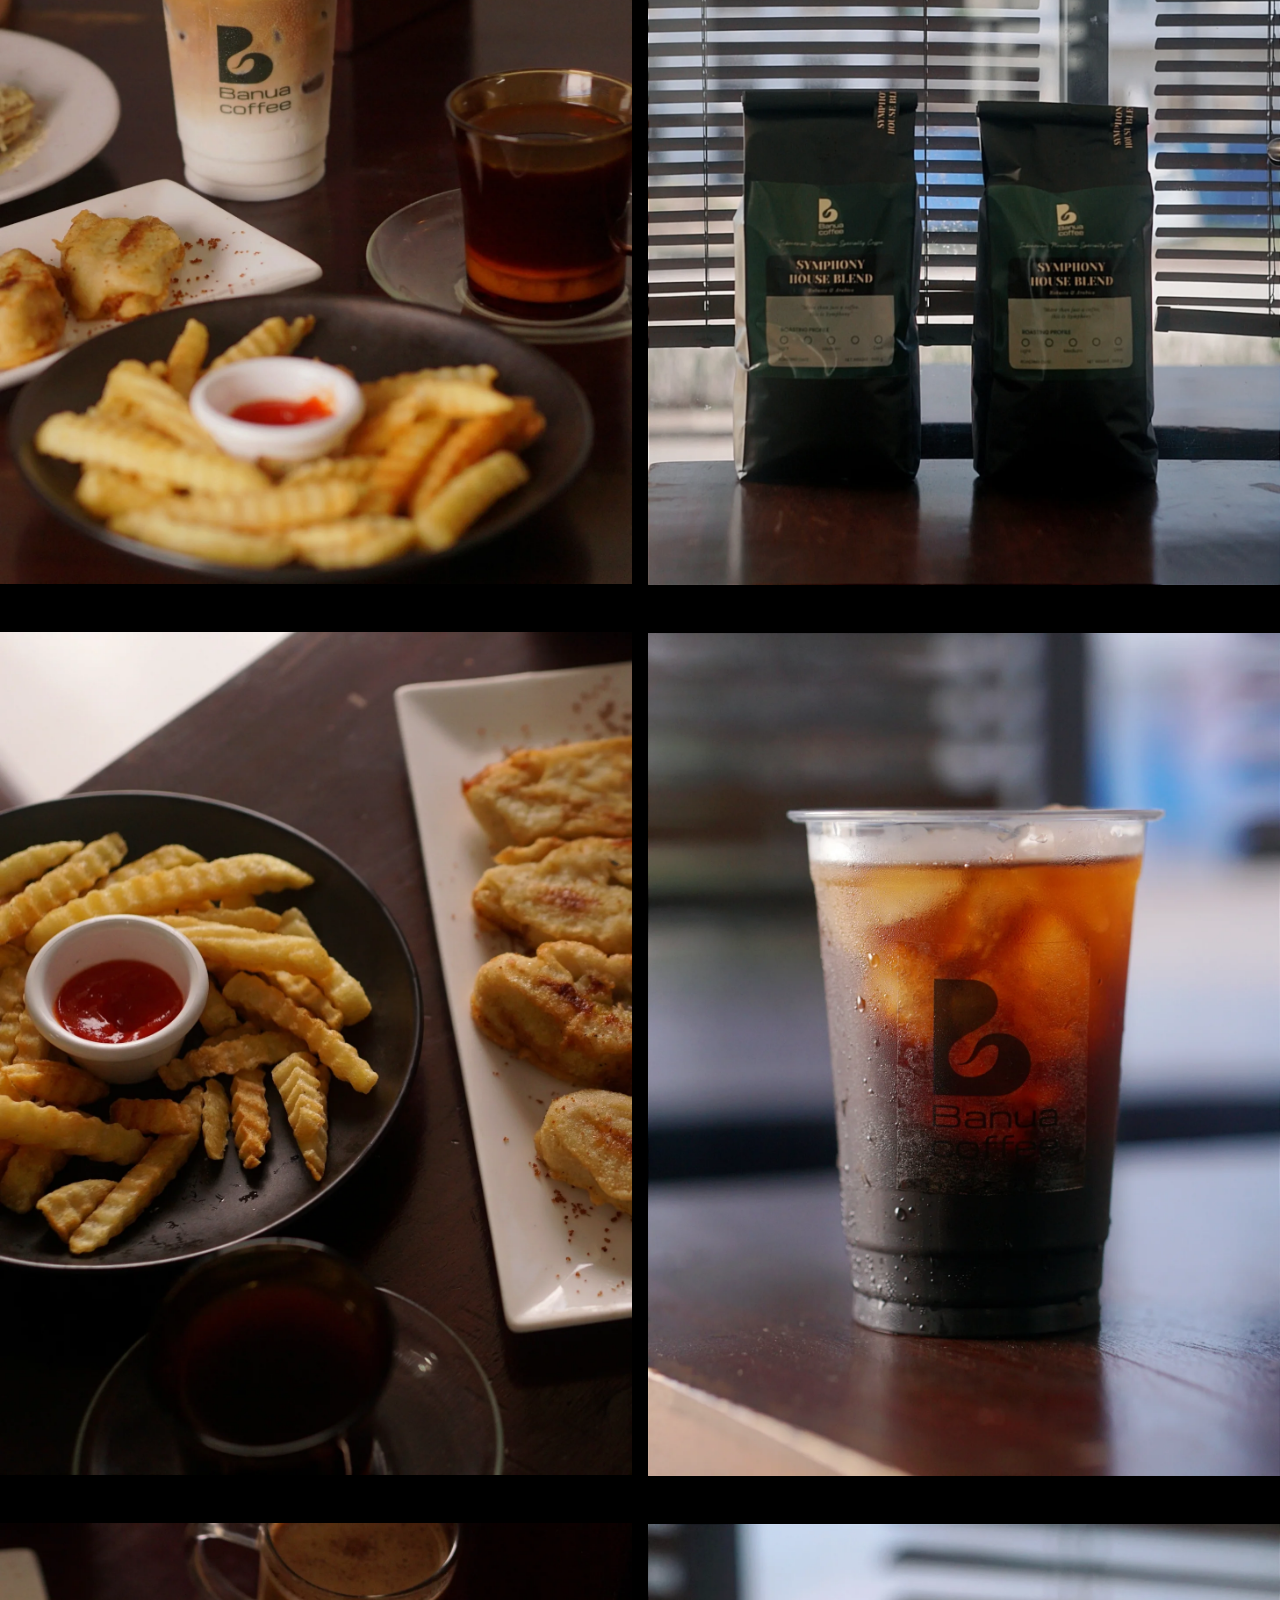
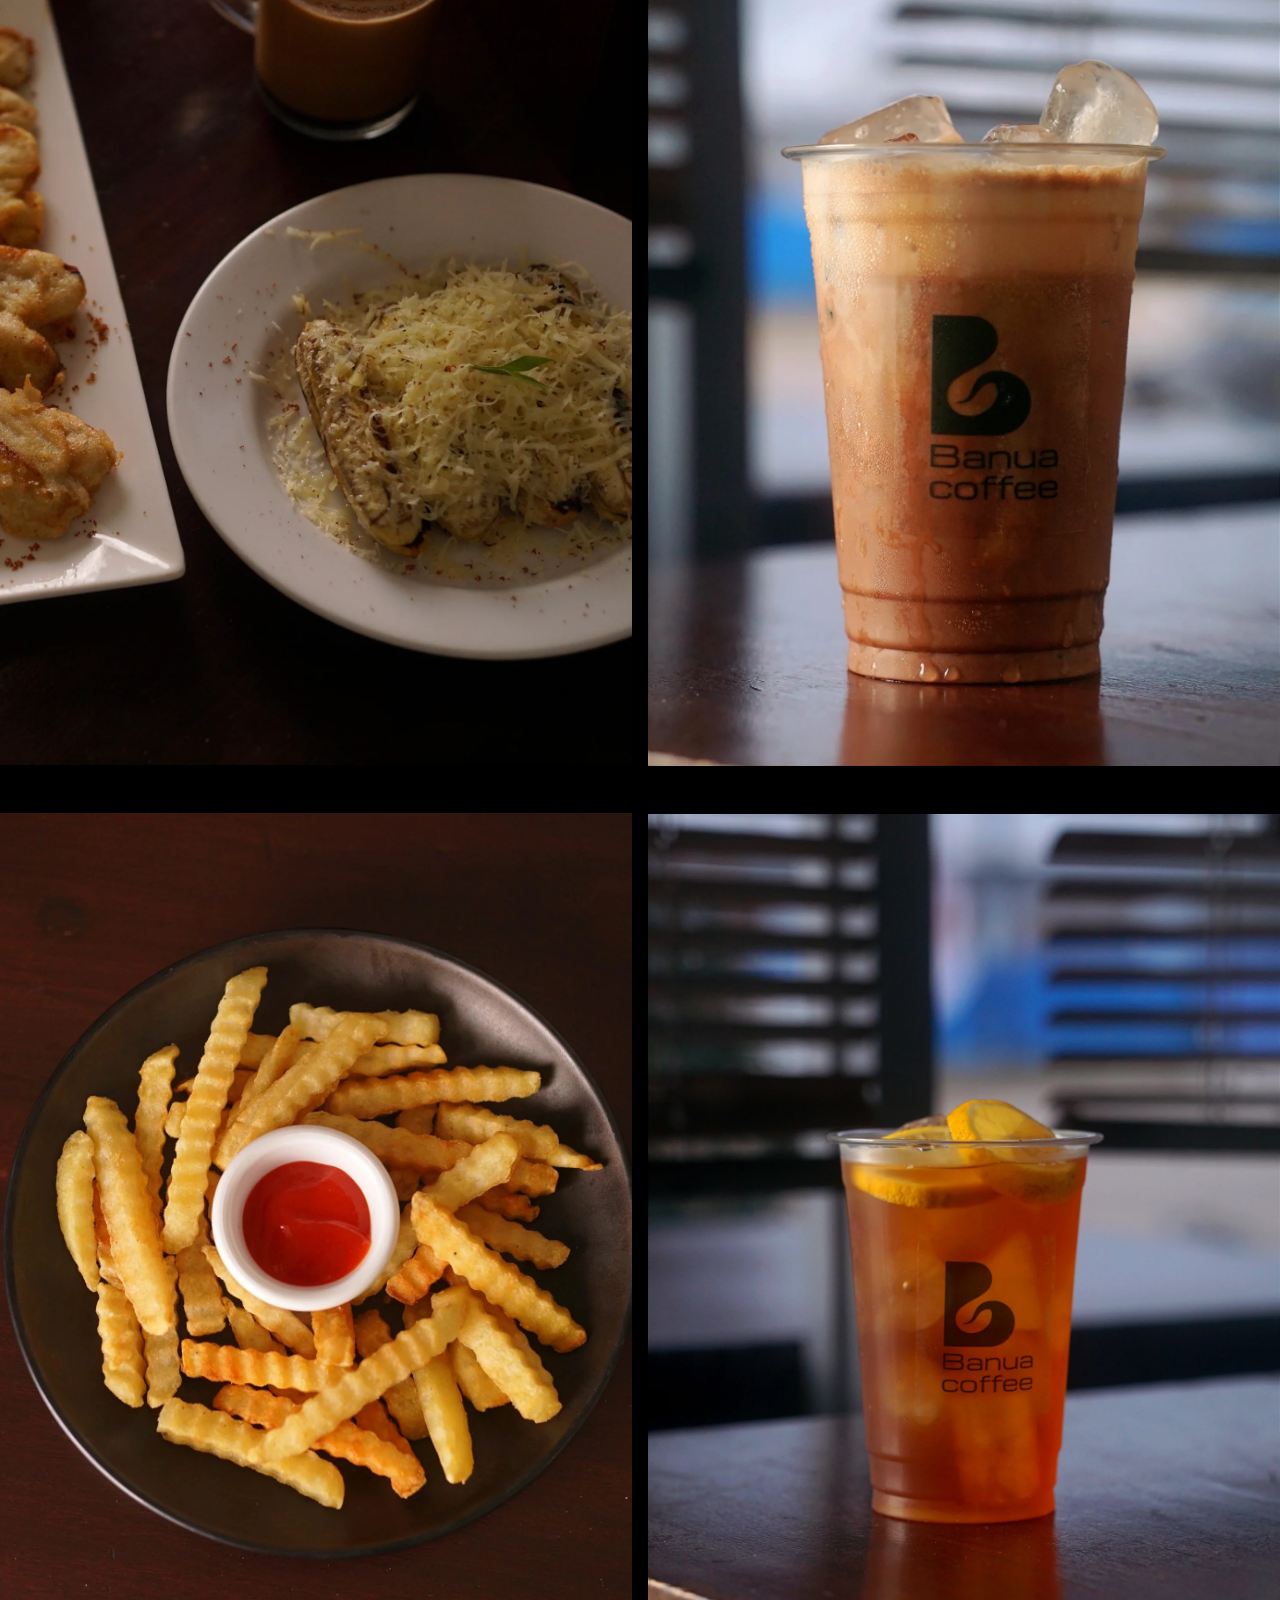
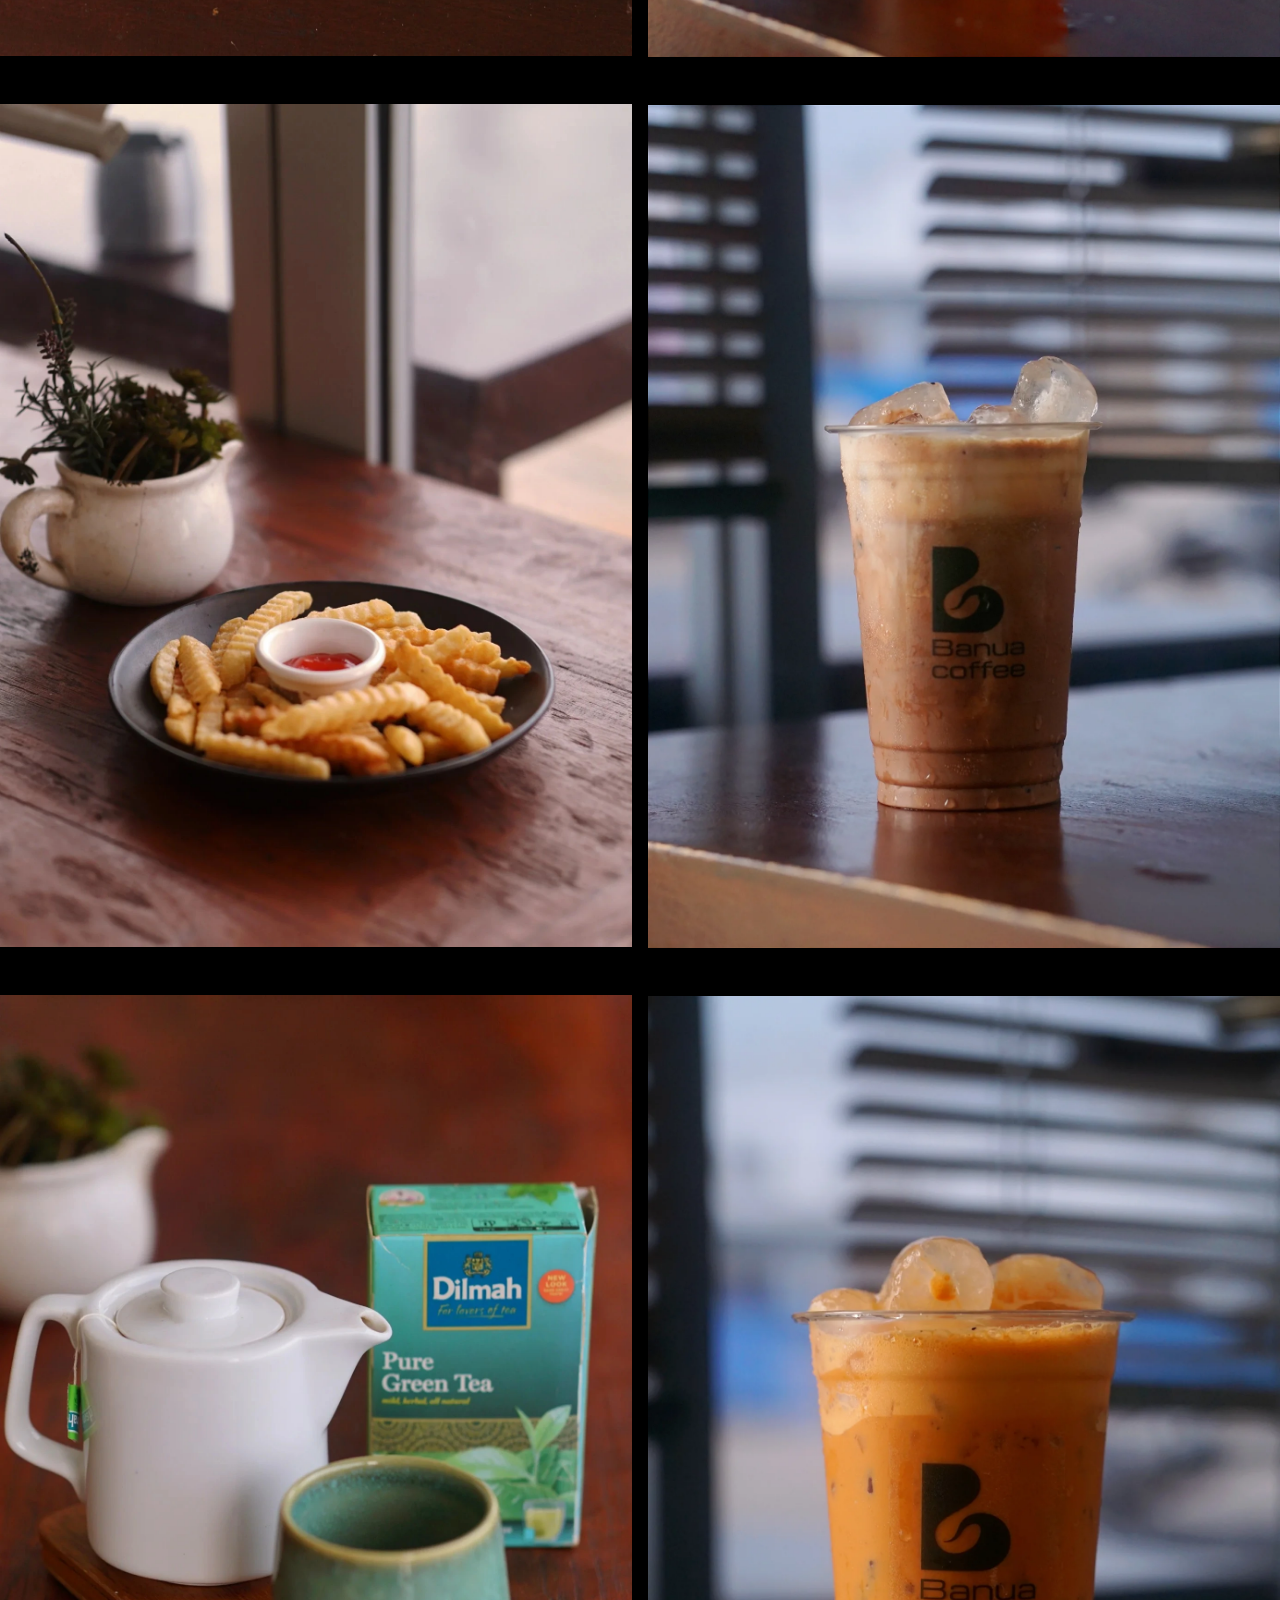
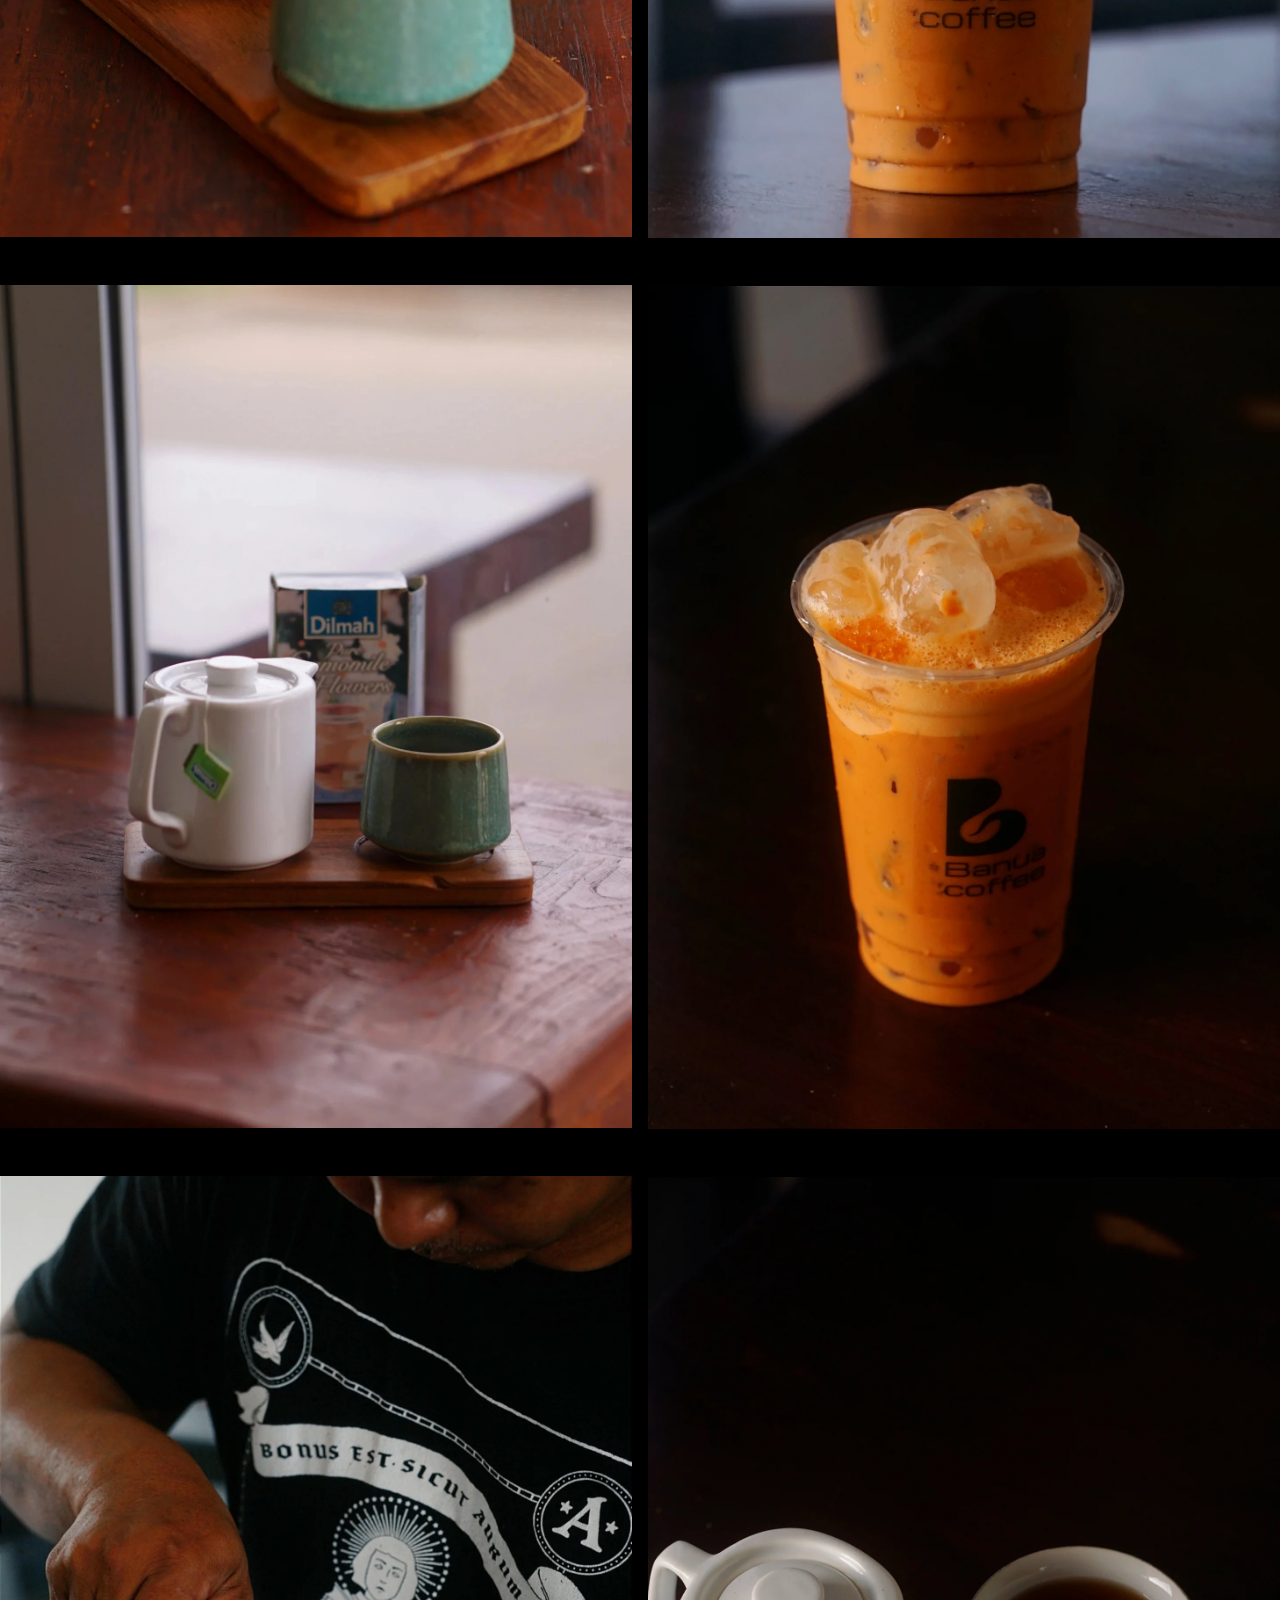
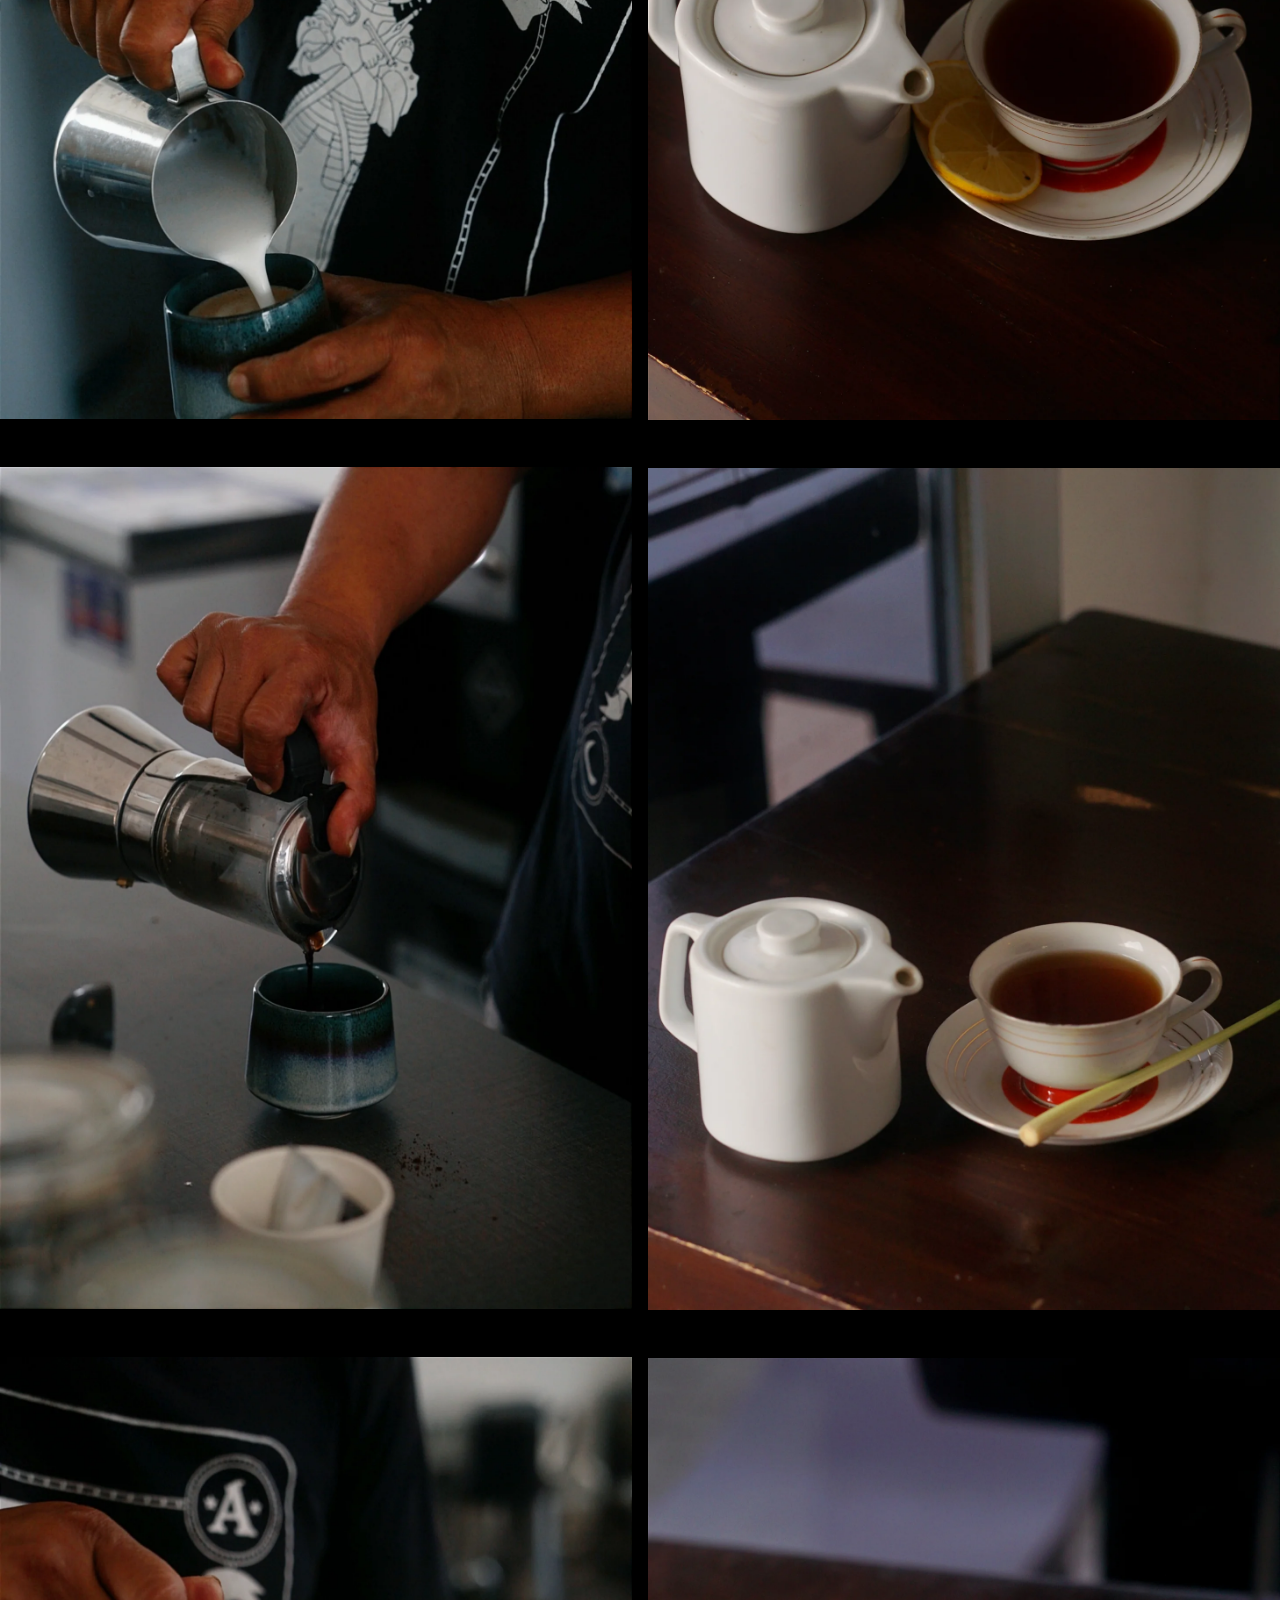
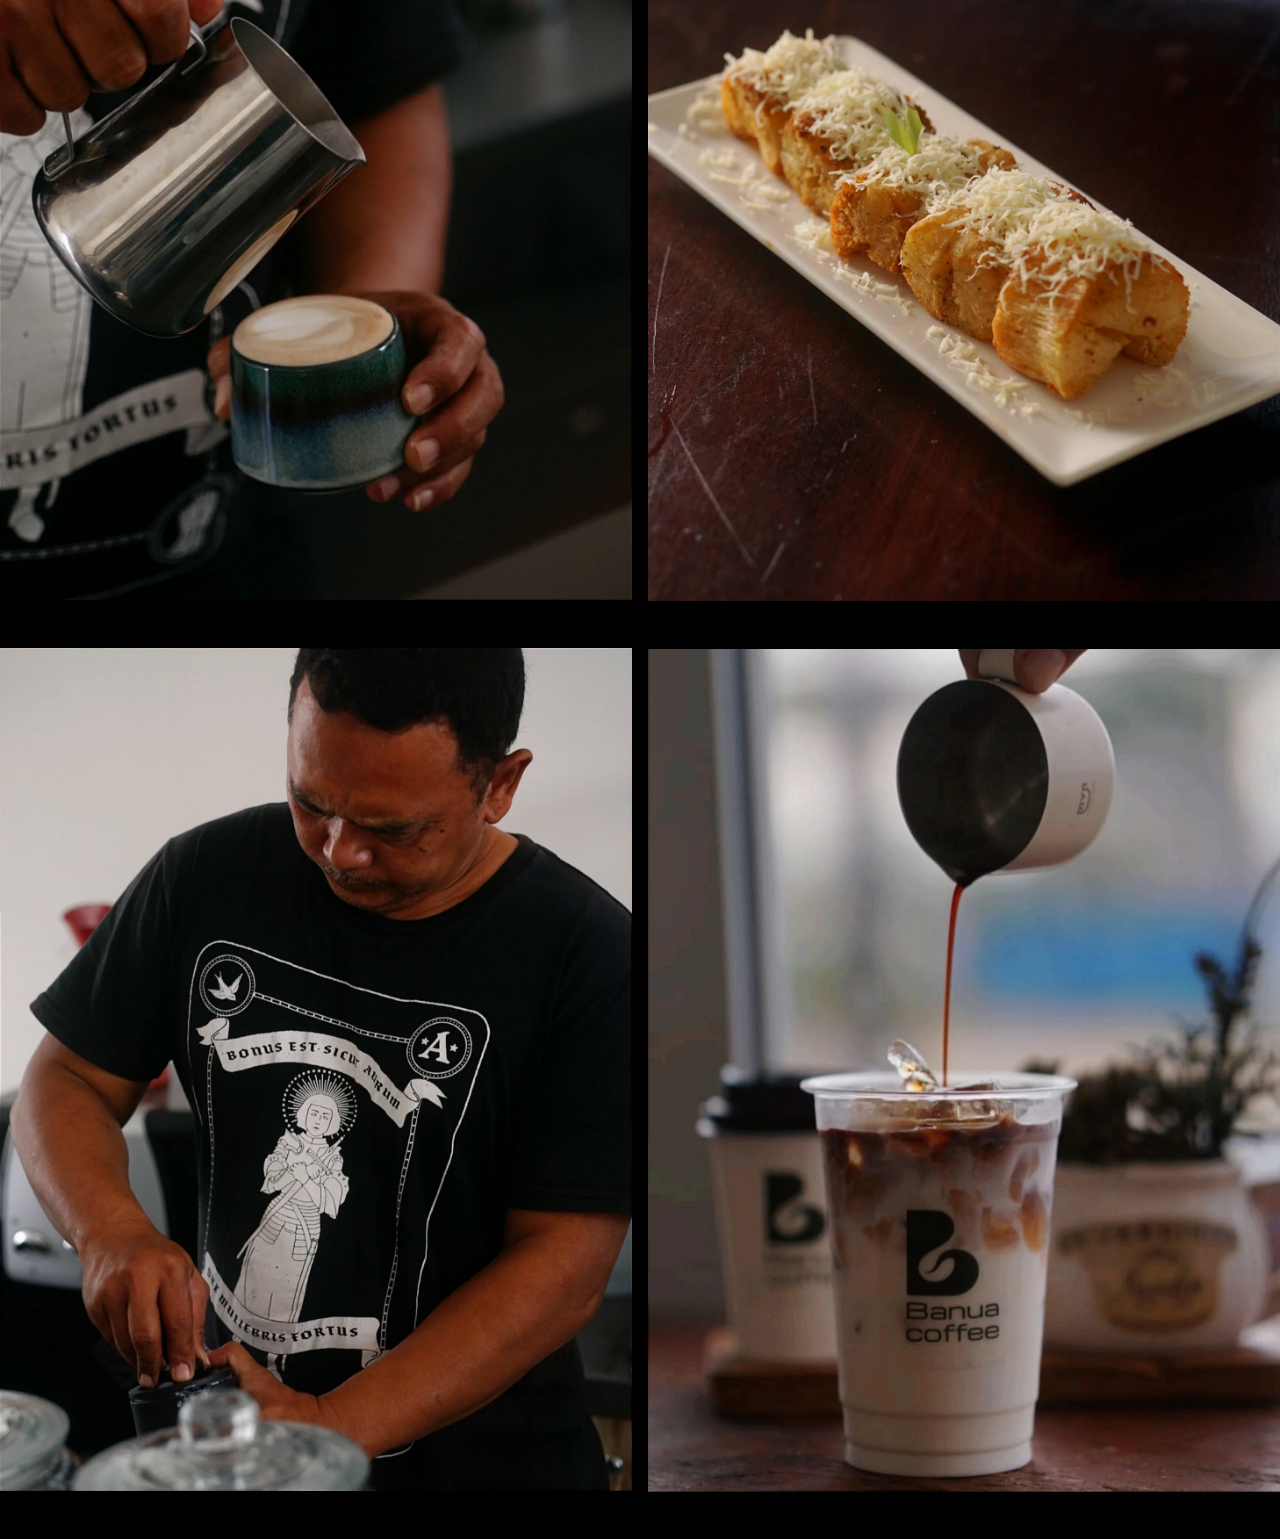
<file: gate2.html>
<!DOCTYPE html>
<html lang="en">
<head>
    <meta charset="UTF-8">
    <meta name="viewport" content="width=device-width, initial-scale=1.0">
    <title>Document</title>
    <link rel="stylesheet" href="style.css">
</head>
<body>
    <my-navbar></my-navbar>
    <div class="list" id="image_list_brand"></div>
</body>
<script src="navbar.js"></script>
<script src="script.js"></script>
</html>
</file>
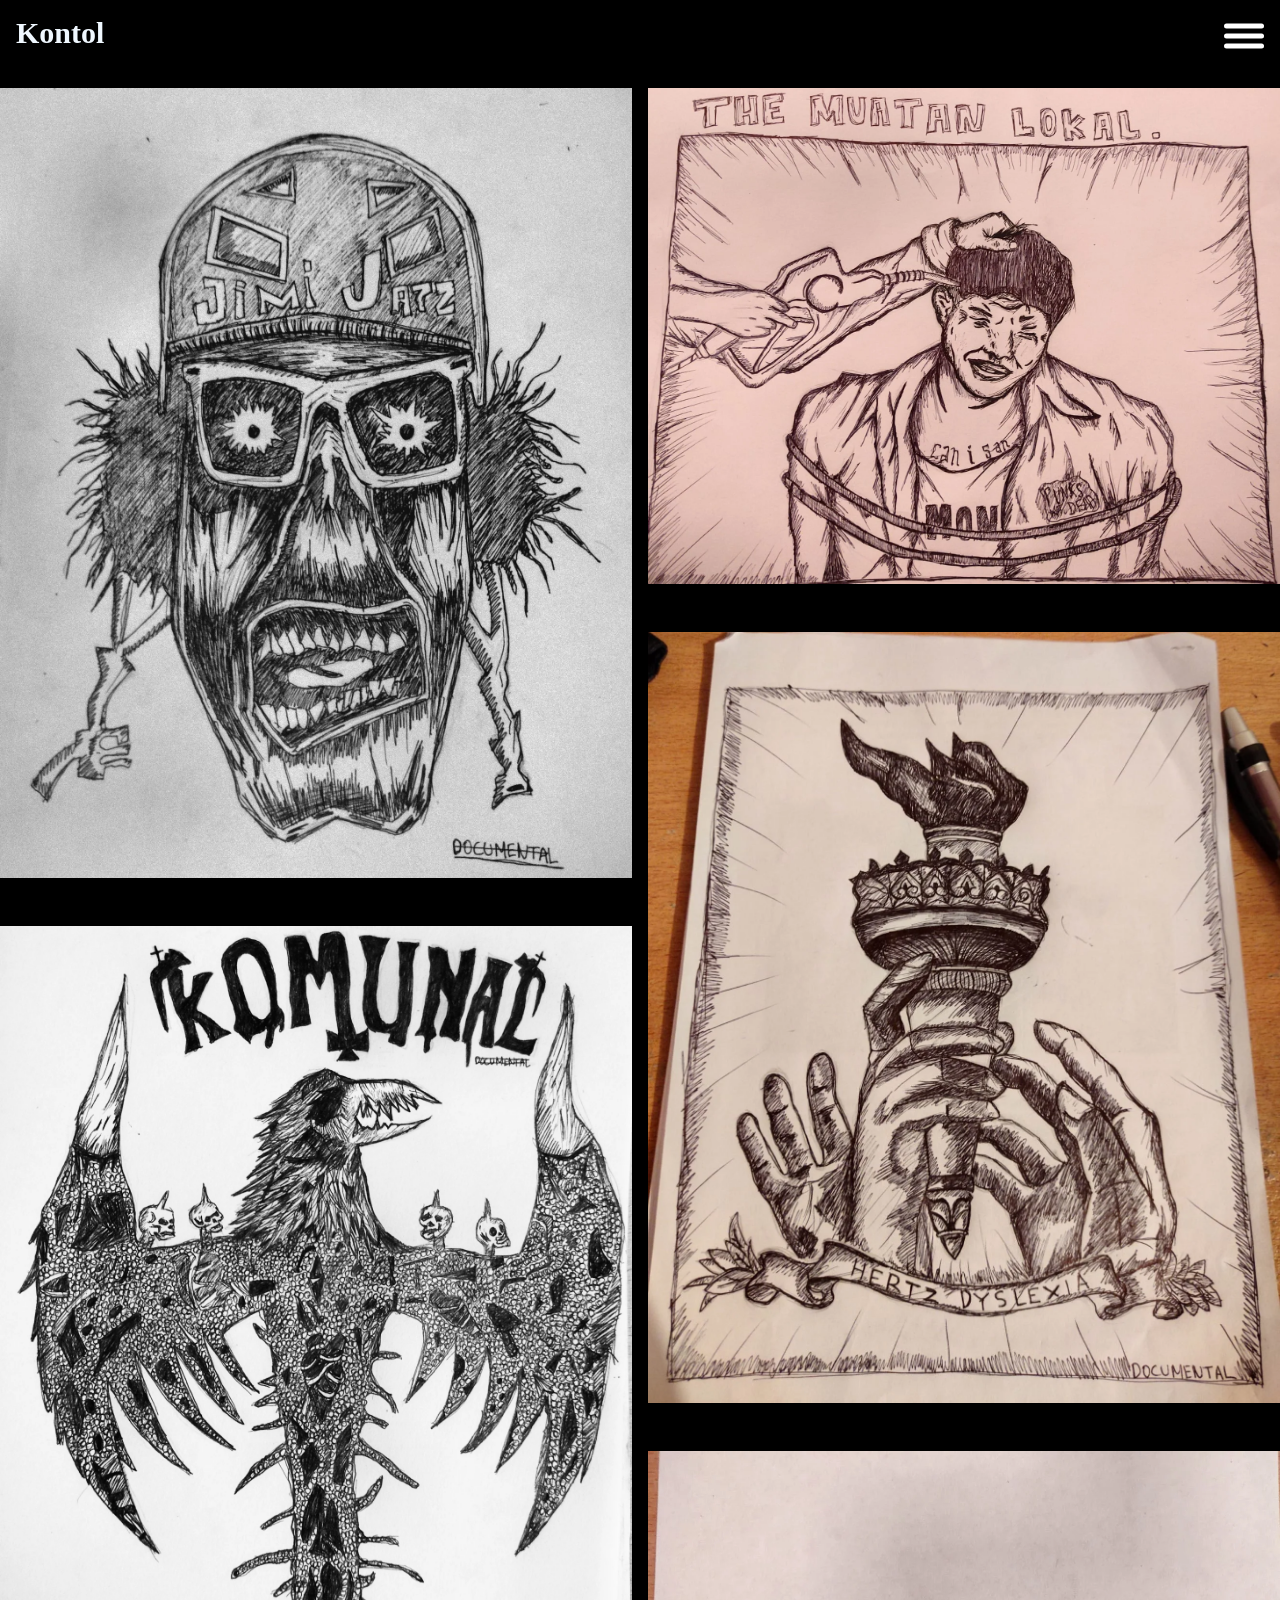
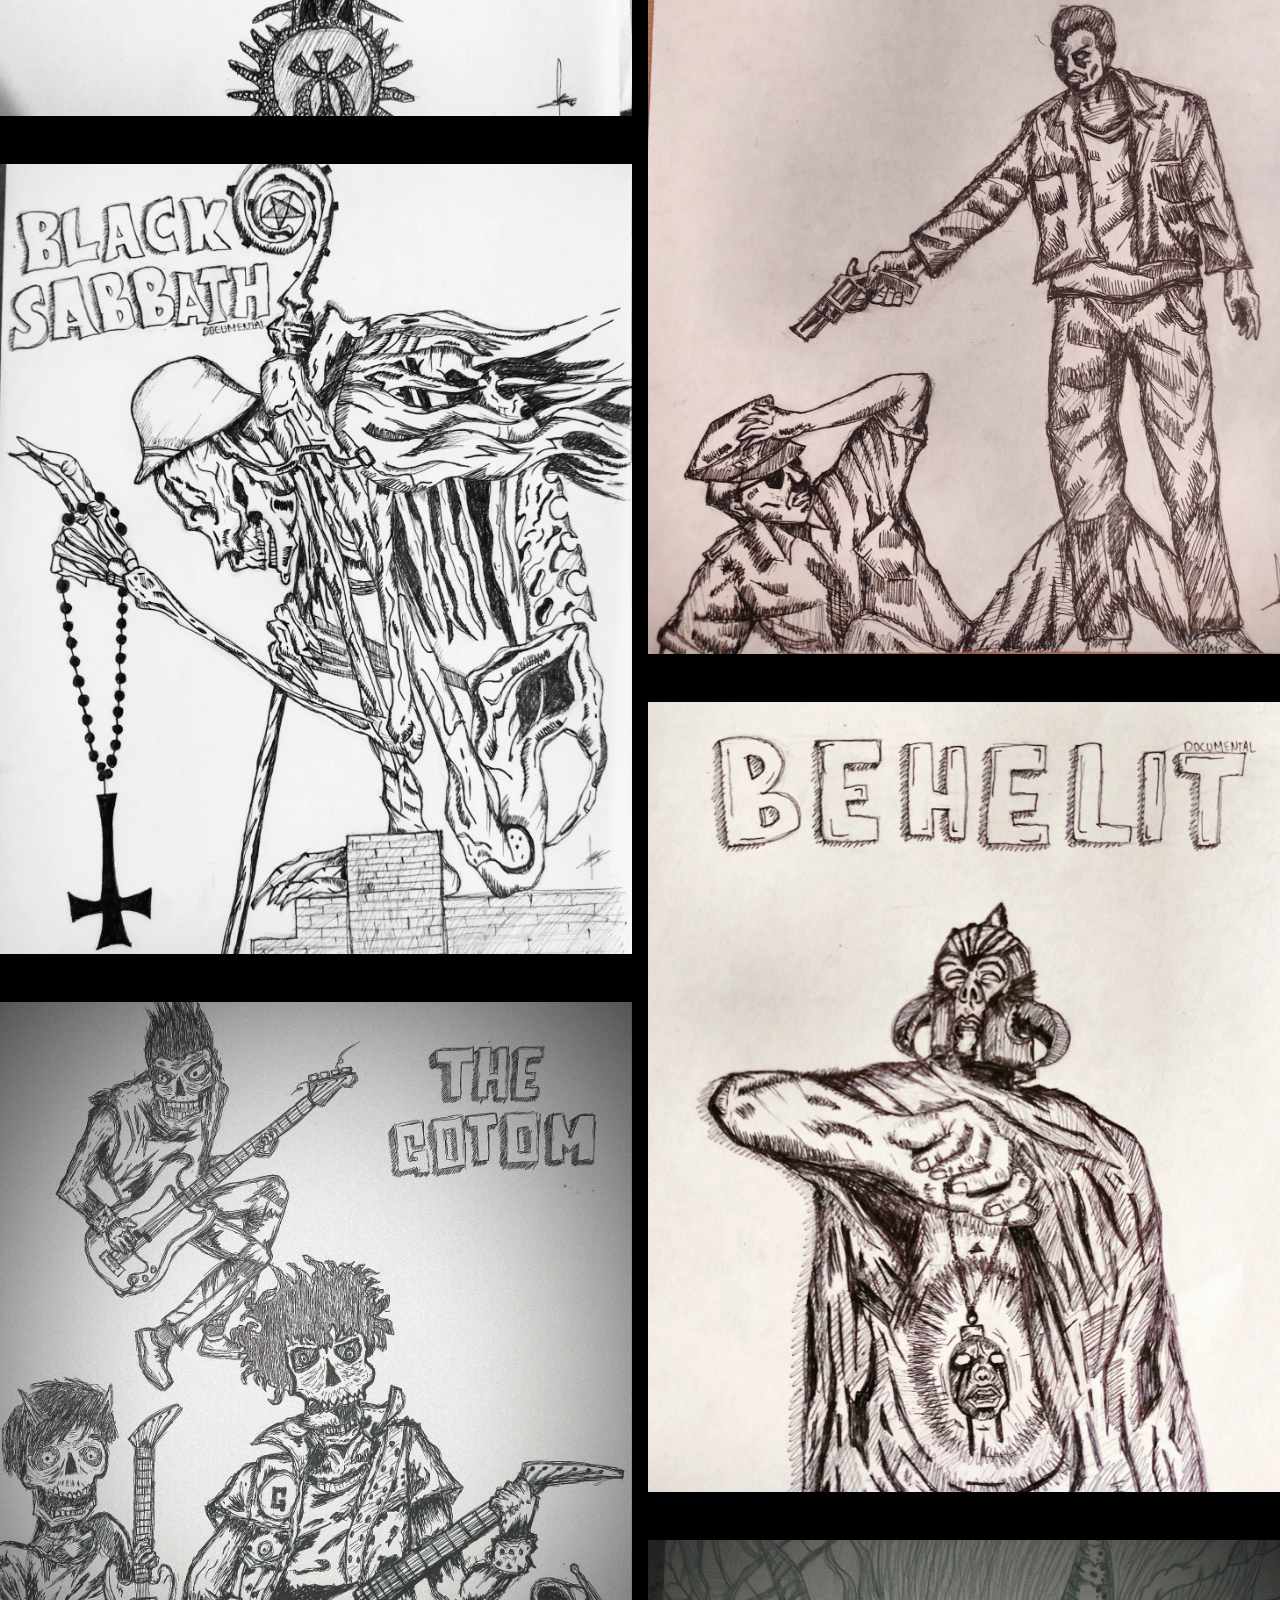
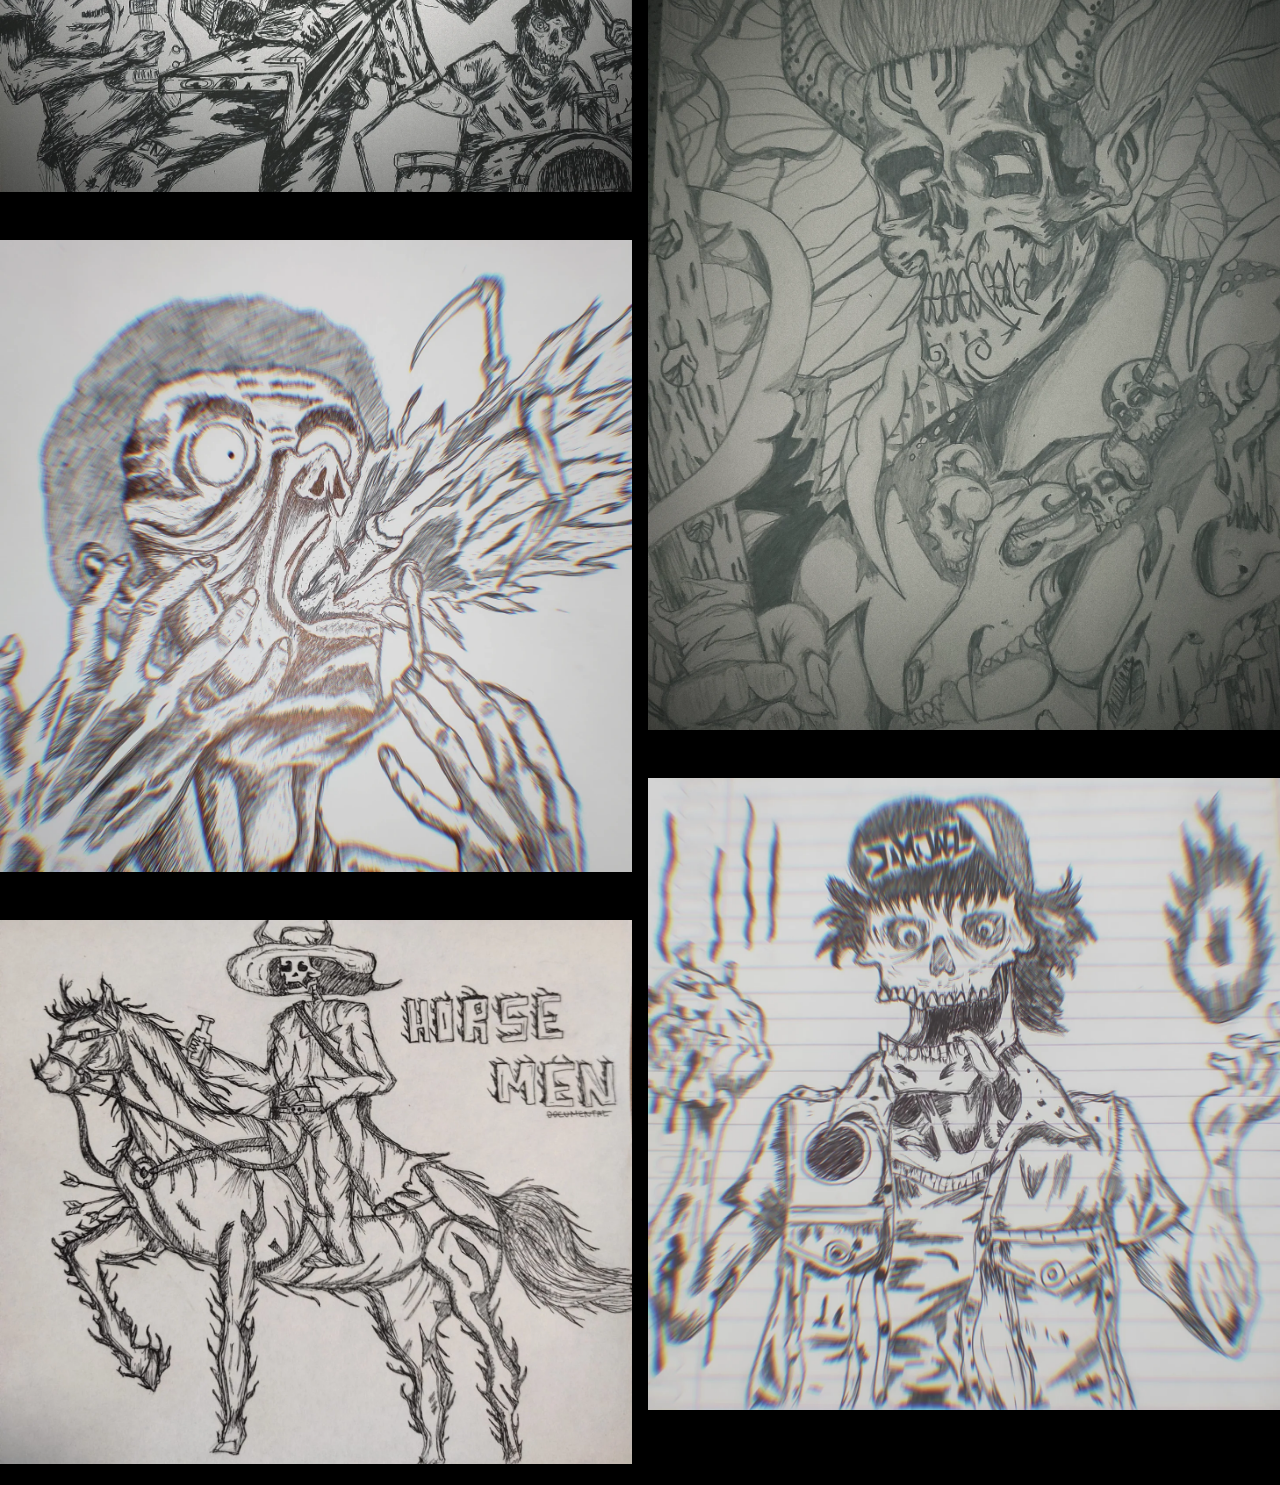
<file: gate3.html>
<!DOCTYPE html>
<html lang="en">
<head>
    <meta charset="UTF-8">
    <meta name="viewport" content="width=device-width, initial-scale=1.0">
    <title>Document</title>
    <link rel="stylesheet" href="style.css">
</head>
<body>
    <my-navbar></my-navbar>
    <div class="list" id="image_list_sketch"></div>
</body>
<script src="navbar.js"></script>
<script src="script.js"></script>
</html>
</file>
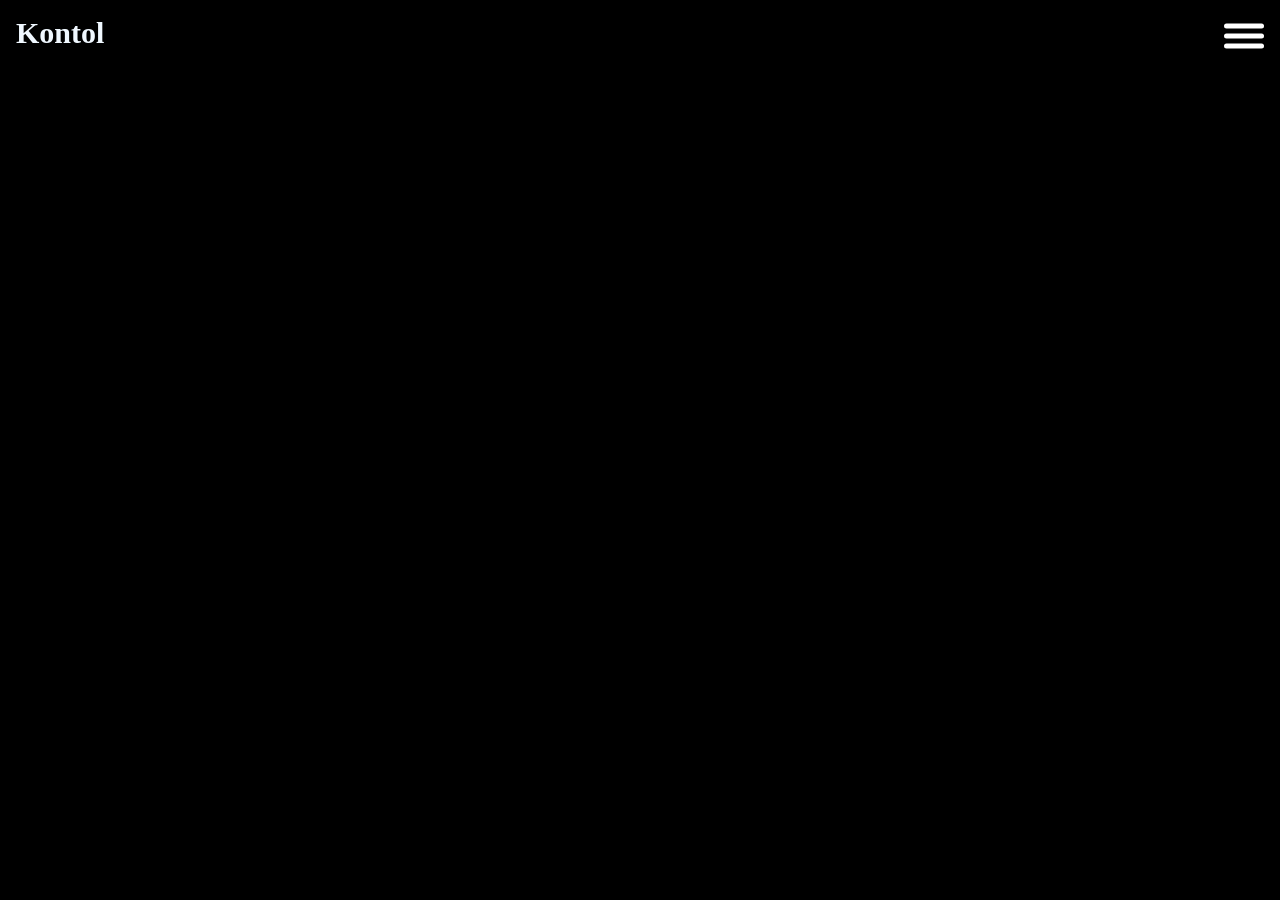
<file: gate4.html>
<!DOCTYPE html>
<html lang="en">
<head>
    <meta charset="UTF-8">
    <meta name="viewport" content="width=device-width, initial-scale=1.0">
    <title>Document</title>
    <link rel="stylesheet" href="style.css">
</head>
<body>
    <my-navbar></my-navbar>
    
</body>
<script src="navbar.js"></script>
<script src="script.js"></script>
</html>
</file>
<file: style.css>
* {
  margin: 0;
  padding: 0;
}

body {
    background-color: black;
}

img {
    width: 100%;
    margin-bottom: 3em;
    display: block;
    break-inside: avoid;
}
.logo {
    z-index: 10;
    font-size: 20px;
}

.logo h1 a {
    text-decoration: none;
    color: aliceblue;
    
}

.about h1 a {
    text-decoration: none;
    color: black;
    font-size: 3rem;
}
.off_menu {
    background-color: white;
    height: 100vh;
    width: 100%;
    position: fixed;
    inset: 0;
    margin-top: 1rem;
    margin-bottom: 1rem;
    left: -100%;
    display: flex;
    flex-direction: column;  
    align-items: center;       
    text-align: center;
    overflow-y: auto;
    justify-content: center;
    font-size: 2rem;
    transition: .3s ease;
    z-index: 9;
}

.off_menu ul li {
    list-style: none;
    padding: 0.4em 0;
}
.off_menu ul li a{
    text-decoration: none;
    color: black;
}


nav {
    padding: 1rem;
    padding-bottom: 2rem;
    display: flex;
    background-color: black;
    transition: background-color 0.3s ease;
}

.ham_menu {
    height: 40px;
    width: 40px;
    margin-left: auto;
    position: relative;
    z-index: 10;
}
.ham_menu span {
    height: 5px;
    width: 100%;
    background-color: white;
    border-radius: 25px;
    position: absolute;
    top: 50%;
    left: 50%;
    transform: translate(-50%, -50%);
    transition: .3s ease;
}
.list {
    column-count: 2;
}
.randomImage {
    opacity: 1;
    transition: opacity 1s ease;
}

.logo.active h1 a{
    color: black;
}
.off_menu.active {
    left: 0;
}

nav.active {
    position: sticky;
    top: 0;
    z-index: 10;
    background-color: white;
}

.ham_menu.active span {
    background-color: black;
}
.ham_menu span:nth-child(1) {
    top: 25%;
}

.ham_menu span:nth-child(3) {
    top: 75%;
}

.ham_menu.active span:nth-child(1) {
    top: 50%;
    transform: translate(-50%, -50%) rotate(45deg);
}

.ham_menu.active span:nth-child(2) {
    opacity: 0;
}

.ham_menu.active span:nth-child(3) {
    top: 50%;
    transform: translate(-50%, -50%) rotate(-45deg);
}
</file>
